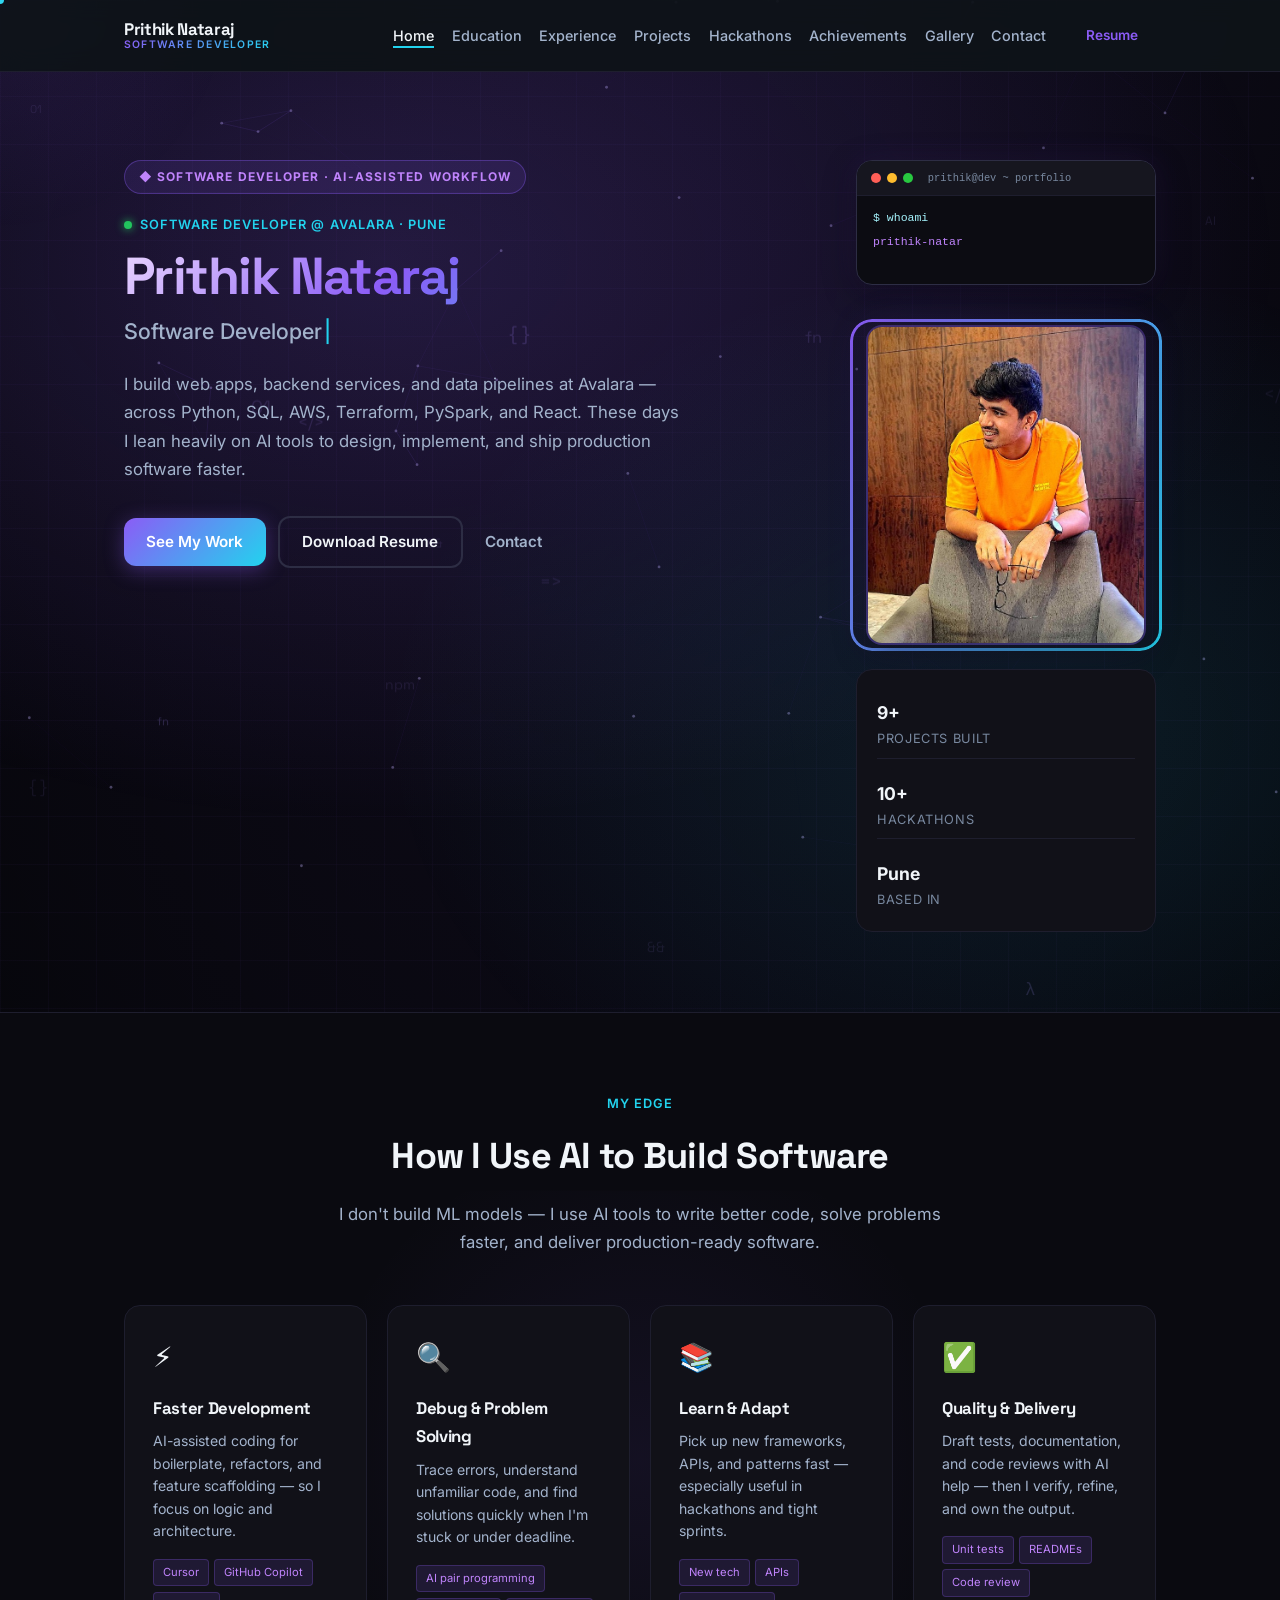
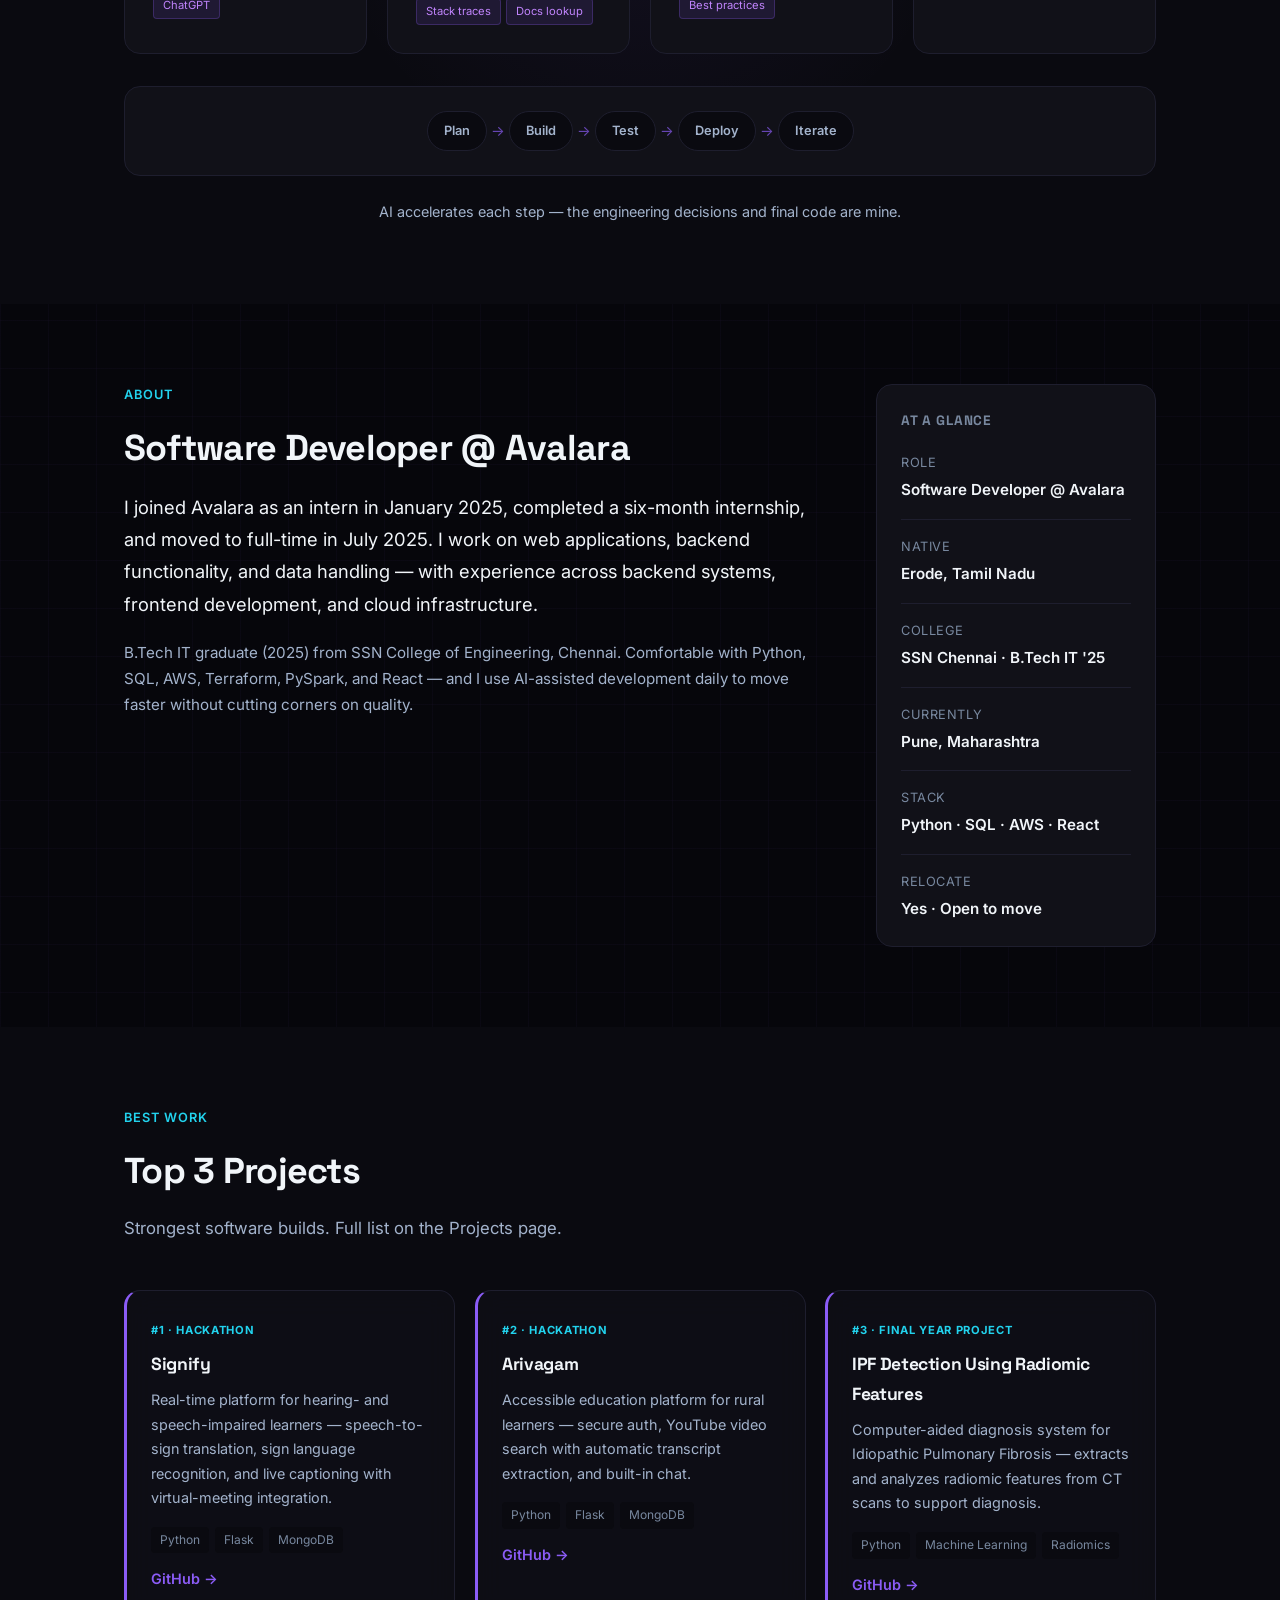
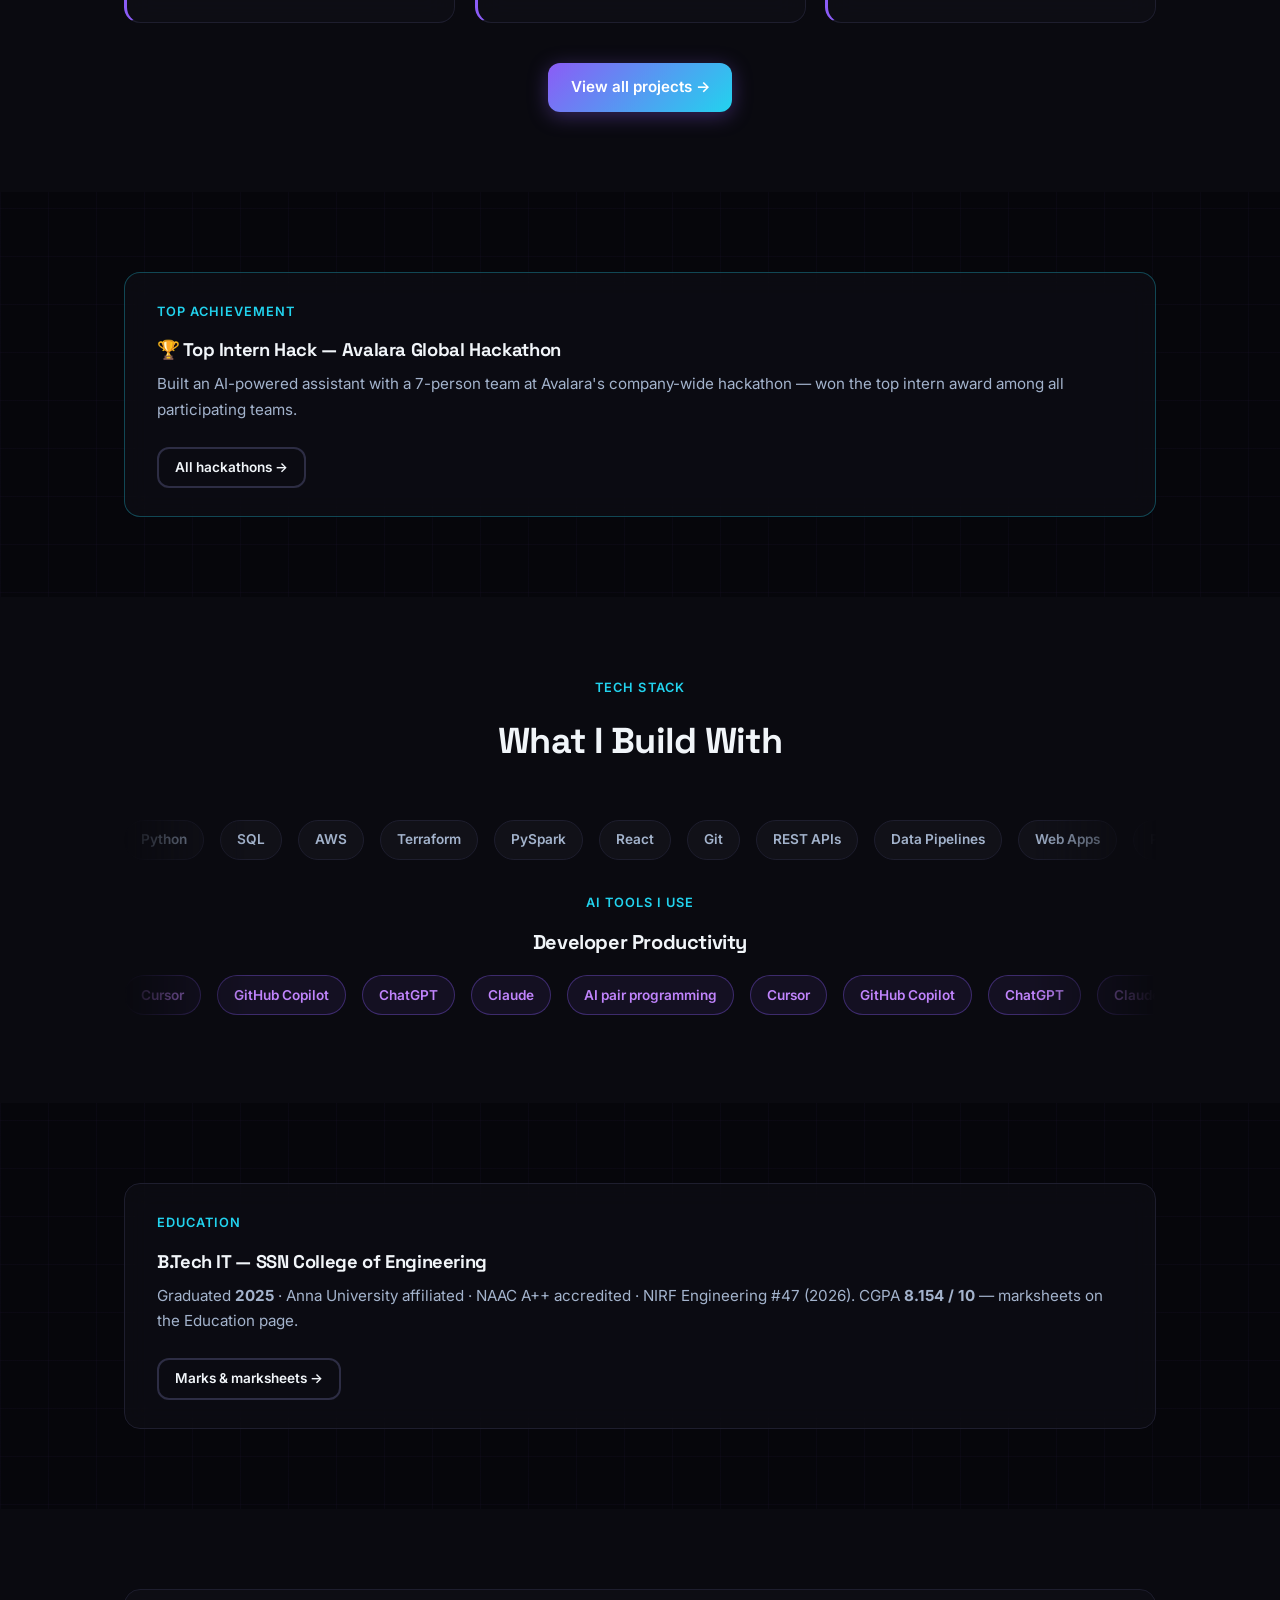
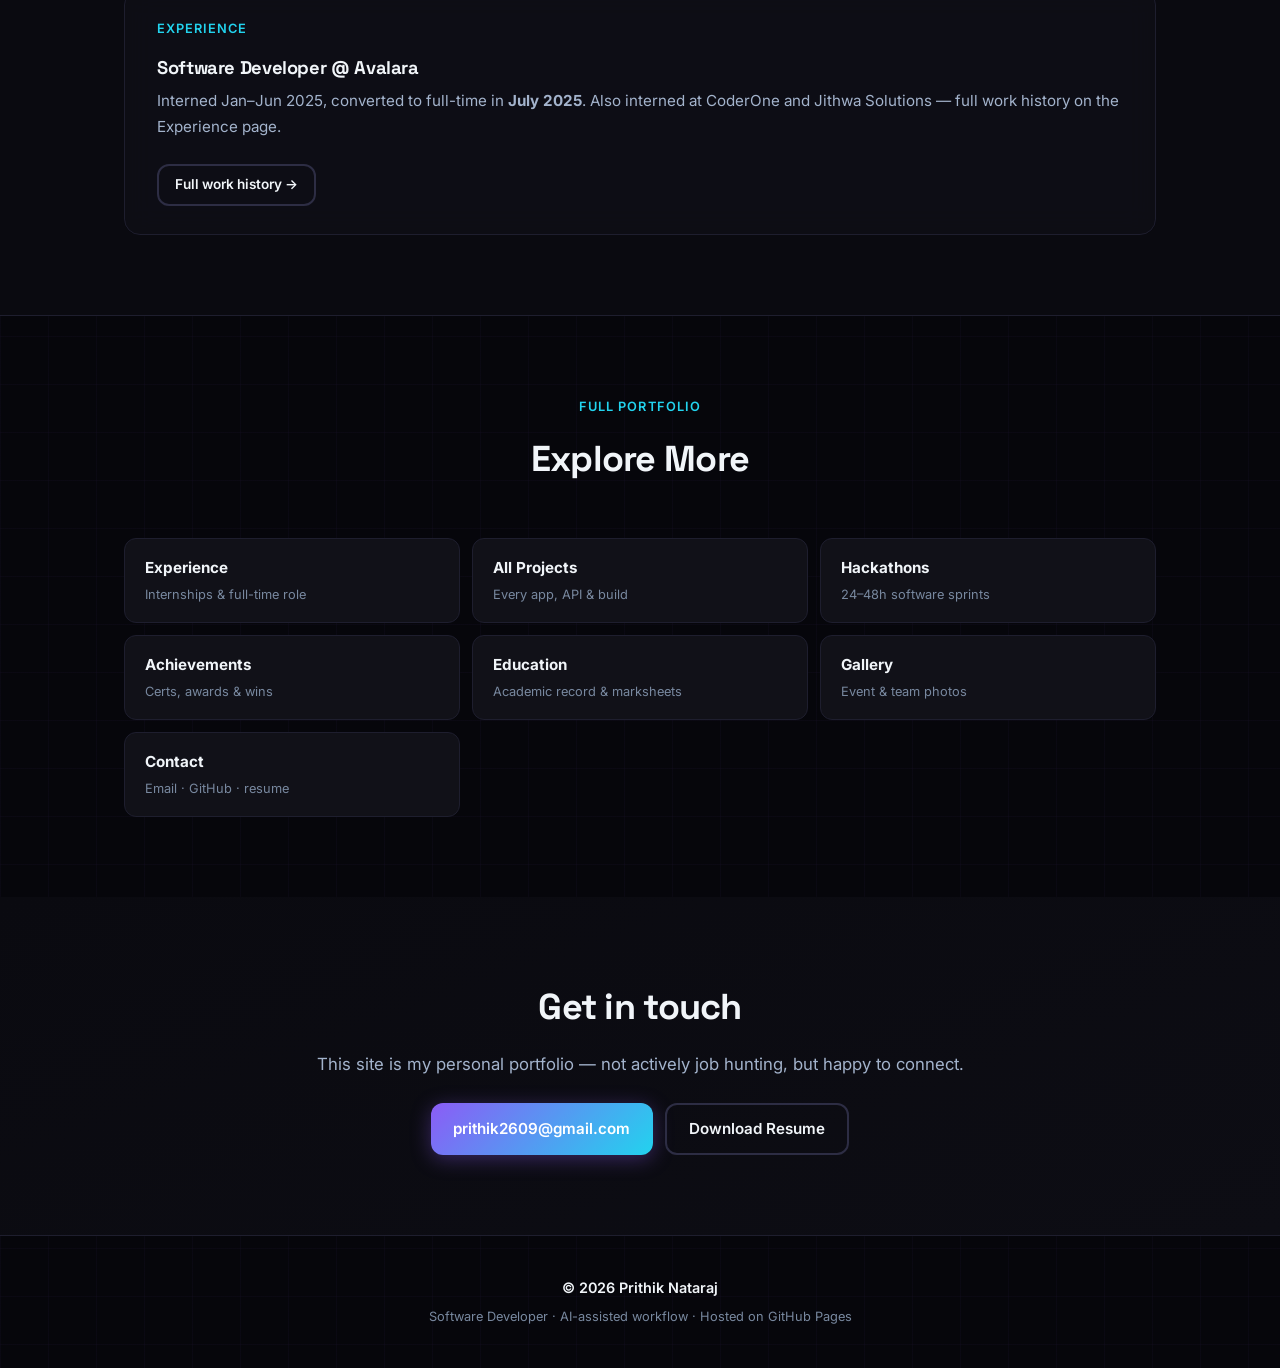
<file: index.html>
<!DOCTYPE html>
<html lang="en">
<head>
  <meta charset="UTF-8">
  <meta name="viewport" content="width=device-width, initial-scale=1.0">
  <meta name="description" content="Prithik Nataraj — Software Developer. Builds reliable software using modern tools and AI-assisted development.">
  <meta property="og:title" content="Prithik Nataraj | Software Developer">
  <meta property="og:description" content="Portfolio of software projects, hackathons, and a developer who ships faster with AI tools.">
  <meta property="og:image" content="assets/images/profile.png">
  <title>Prithik Nataraj | Software Developer</title>
  <link rel="stylesheet" href="css/style.css">
</head>
<body data-page="home">

  <div id="site-header"></div>

  <main id="main">

    <section class="hero">
      <canvas class="particle-canvas" id="particle-canvas" aria-hidden="true"></canvas>
      <div class="hero__bg" aria-hidden="true"></div>
      <div class="container hero__inner">
        <div class="hero__content reveal">
          <span class="hero__badge hero__badge--pulse">◆ Software Developer · AI-Assisted Workflow</span>
          <p class="eyebrow hero__status">
            <span class="hero__status-dot"></span>
            Software Developer @ Avalara · Pune
          </p>
          <h1 class="hero__name hero__name--gradient hero__name--split">Prithik Nataraj</h1>
          <p class="hero__title">
            <span id="typed-text" aria-live="polite">Software Developer</span><span class="hero__cursor" aria-hidden="true">|</span>
          </p>
          <p class="hero__summary">
            I build web apps, backend services, and data pipelines at Avalara — across Python, SQL,
            AWS, Terraform, PySpark, and React. These days I lean heavily on AI tools to design,
            implement, and ship production software faster.
          </p>
          <div class="hero__actions">
            <a href="#featured" class="btn btn--primary btn-magnetic">See My Work</a>
            <a href="assets/resume/Prithik_Nataraj_Resume.pdf" class="btn btn--secondary btn-magnetic" download>Download Resume</a>
            <a href="contact.html" class="btn btn--ghost">Contact</a>
          </div>
        </div>
        <div class="hero__aside reveal reveal--delay">
          <div class="dev-terminal tilt-card" id="dev-terminal">
            <div class="dev-terminal__bar">
              <span class="dev-terminal__dot dev-terminal__dot--red"></span>
              <span class="dev-terminal__dot dev-terminal__dot--yellow"></span>
              <span class="dev-terminal__dot dev-terminal__dot--green"></span>
              <span class="dev-terminal__title">prithik@dev ~ portfolio</span>
            </div>
            <div class="dev-terminal__body" id="terminal-output" aria-live="polite"></div>
          </div>
          <div class="hero__photo" id="hero-photo">
            <img src="assets/images/profile.png" alt="Prithik Nataraj" width="320" height="320" loading="eager">
          </div>
          <ul class="hero__stats tilt-card" aria-label="Quick highlights">
            <li>
              <span class="hero__stat-value" data-count="9" data-suffix="+">0+</span>
              <span class="hero__stat-label">Projects Built</span>
            </li>
            <li>
              <span class="hero__stat-value" data-count="10" data-suffix="+">0+</span>
              <span class="hero__stat-label">Hackathons</span>
            </li>
            <li>
              <span class="hero__stat-value hero__stat-value--text">Pune</span>
              <span class="hero__stat-label">Based in</span>
            </li>
          </ul>
        </div>
      </div>
    </section>

    <!-- How you work — AI as tooling, not identity -->
    <section class="section section--alt section--glow" id="ai-workflow">
      <div class="container">
        <header class="section__header section__header--center reveal">
          <p class="eyebrow">My Edge</p>
          <h2 class="section__title">How I Use AI to Build Software</h2>
          <p class="section__subtitle">
            I don't build ML models — I use AI tools to write better code, solve problems faster,
            and deliver production-ready software.
          </p>
        </header>
        <div class="ai-capabilities reveal-stagger">
          <article class="ai-capability tilt-card reveal">
            <div class="ai-capability__icon" aria-hidden="true">⚡</div>
            <h3 class="ai-capability__title">Faster Development</h3>
            <p class="ai-capability__text">
              AI-assisted coding for boilerplate, refactors, and feature scaffolding — so I focus on logic and architecture.
            </p>
            <div class="ai-capability__tools">
              <span>Cursor</span><span>GitHub Copilot</span><span>ChatGPT</span>
            </div>
          </article>
          <article class="ai-capability tilt-card reveal reveal--delay">
            <div class="ai-capability__icon" aria-hidden="true">🔍</div>
            <h3 class="ai-capability__title">Debug &amp; Problem Solving</h3>
            <p class="ai-capability__text">
              Trace errors, understand unfamiliar code, and find solutions quickly when I'm stuck or under deadline.
            </p>
            <div class="ai-capability__tools">
              <span>AI pair programming</span><span>Stack traces</span><span>Docs lookup</span>
            </div>
          </article>
          <article class="ai-capability tilt-card reveal reveal--delay-2">
            <div class="ai-capability__icon" aria-hidden="true">📚</div>
            <h3 class="ai-capability__title">Learn &amp; Adapt</h3>
            <p class="ai-capability__text">
              Pick up new frameworks, APIs, and patterns fast — especially useful in hackathons and tight sprints.
            </p>
            <div class="ai-capability__tools">
              <span>New tech</span><span>APIs</span><span>Best practices</span>
            </div>
          </article>
          <article class="ai-capability tilt-card reveal">
            <div class="ai-capability__icon" aria-hidden="true">✅</div>
            <h3 class="ai-capability__title">Quality &amp; Delivery</h3>
            <p class="ai-capability__text">
              Draft tests, documentation, and code reviews with AI help — then I verify, refine, and own the output.
            </p>
            <div class="ai-capability__tools">
              <span>Unit tests</span><span>READMEs</span><span>Code review</span>
            </div>
          </article>
        </div>
        <div class="ai-pipeline reveal" aria-label="Software development workflow">
          <span class="ai-pipeline__step">Plan</span>
          <span class="ai-pipeline__arrow" aria-hidden="true">→</span>
          <span class="ai-pipeline__step">Build</span>
          <span class="ai-pipeline__arrow" aria-hidden="true">→</span>
          <span class="ai-pipeline__step">Test</span>
          <span class="ai-pipeline__arrow" aria-hidden="true">→</span>
          <span class="ai-pipeline__step">Deploy</span>
          <span class="ai-pipeline__arrow" aria-hidden="true">→</span>
          <span class="ai-pipeline__step">Iterate</span>
        </div>
        <p class="section__cta reveal" style="margin-top:1.5rem;font-size:0.9rem;color:var(--color-text-muted);text-align:center;">
          AI accelerates each step — the engineering decisions and final code are mine.
        </p>
      </div>
    </section>

    <section class="section">
      <div class="container">
        <div class="about about--home">
          <div class="about__main reveal">
            <p class="eyebrow">About</p>
            <h2 class="section__title">Software Developer @ Avalara</h2>
            <p class="lead">
              I joined Avalara as an intern in January 2025, completed a six-month internship,
              and moved to full-time in July 2025. I work on web applications, backend functionality,
              and data handling — with experience across backend systems, frontend development,
              and cloud infrastructure.
            </p>
            <p class="about__oneline">
              B.Tech IT graduate (2025) from SSN College of Engineering, Chennai. Comfortable
              with Python, SQL, AWS, Terraform, PySpark, and React — and I use AI-assisted
              development daily to move faster without cutting corners on quality.
            </p>
          </div>
          <aside class="about__highlights reveal reveal--delay">
            <h3 class="about__highlights-title">At a Glance</h3>
            <dl class="about__facts">
              <div><dt>Role</dt><dd>Software Developer @ Avalara</dd></div>
              <div><dt>Native</dt><dd>Erode, Tamil Nadu</dd></div>
              <div><dt>College</dt><dd>SSN Chennai · B.Tech IT '25</dd></div>
              <div><dt>Currently</dt><dd>Pune, Maharashtra</dd></div>
              <div><dt>Stack</dt><dd>Python · SQL · AWS · React</dd></div>
              <div><dt>Relocate</dt><dd>Yes · Open to move</dd></div>
            </dl>
          </aside>
        </div>
      </div>
    </section>

    <section class="section section--alt" id="featured">
      <div class="container">
        <header class="section__header reveal">
          <p class="eyebrow">Best Work</p>
          <h2 class="section__title">Top 3 Projects</h2>
          <p class="section__subtitle">Strongest software builds. Full list on the Projects page.</p>
        </header>
        <div class="preview-grid preview-grid--featured reveal-stagger">
          <article class="preview-card preview-card--featured tilt-card reveal">
            <span class="preview-card__tag">#1 · Hackathon</span>
            <h3 class="preview-card__title">Signify</h3>
            <p class="preview-card__text">
              Real-time platform for hearing- and speech-impaired learners — speech-to-sign translation, sign language recognition, and live captioning with virtual-meeting integration.
            </p>
            <ul class="preview-card__tags"><li>Python</li><li>Flask</li><li>MongoDB</li></ul>
            <a href="https://github.com/prithiknataraj/Signify" target="_blank" rel="noopener noreferrer">GitHub →</a>
          </article>
          <article class="preview-card preview-card--featured tilt-card reveal reveal--delay">
            <span class="preview-card__tag">#2 · Hackathon</span>
            <h3 class="preview-card__title">Arivagam</h3>
            <p class="preview-card__text">Accessible education platform for rural learners — secure auth, YouTube video search with automatic transcript extraction, and built-in chat.</p>
            <ul class="preview-card__tags"><li>Python</li><li>Flask</li><li>MongoDB</li></ul>
            <a href="https://github.com/prithiknataraj/Arivagam." target="_blank" rel="noopener noreferrer">GitHub →</a>
          </article>
          <article class="preview-card preview-card--featured tilt-card reveal reveal--delay-2">
            <span class="preview-card__tag">#3 · Final Year Project</span>
            <h3 class="preview-card__title">IPF Detection Using Radiomic Features</h3>
            <p class="preview-card__text">Computer-aided diagnosis system for Idiopathic Pulmonary Fibrosis — extracts and analyzes radiomic features from CT scans to support diagnosis.</p>
            <ul class="preview-card__tags"><li>Python</li><li>Machine Learning</li><li>Radiomics</li></ul>
            <a href="https://github.com/prithiknataraj/IPF-detection-using-radiomic-features" target="_blank" rel="noopener noreferrer">GitHub →</a>
          </article>
        </div>
        <p class="section__cta reveal">
          <a href="projects.html" class="btn btn--primary">View all projects →</a>
        </p>
      </div>
    </section>

    <section class="section">
      <div class="container">
        <div class="snapshot-card snapshot-card--accent reveal">
          <div class="snapshot-card__content">
            <p class="eyebrow">Top Achievement</p>
            <h2 class="snapshot-card__title">🏆 Top Intern Hack — Avalara Global Hackathon</h2>
            <p class="snapshot-card__text">
              Built an AI-powered assistant with a 7-person team at Avalara's company-wide hackathon — won the top intern award among all participating teams.
            </p>
          </div>
          <a href="hackathons.html" class="btn btn--secondary btn--small">All hackathons →</a>
        </div>
      </div>
    </section>

    <section class="section section--alt">
      <div class="container">
        <header class="section__header section__header--center reveal">
          <p class="eyebrow">Tech Stack</p>
          <h2 class="section__title">What I Build With</h2>
        </header>
        <div class="marquee reveal" aria-hidden="true">
          <div class="marquee__track">
            <span>Python</span><span>SQL</span><span>AWS</span><span>Terraform</span><span>PySpark</span><span>React</span><span>Git</span><span>REST APIs</span><span>Data Pipelines</span><span>Web Apps</span>
            <span>Python</span><span>SQL</span><span>AWS</span><span>Terraform</span><span>PySpark</span><span>React</span><span>Git</span><span>REST APIs</span><span>Data Pipelines</span><span>Web Apps</span>
          </div>
        </div>
        <header class="section__header section__header--center reveal" style="margin-top:2rem;margin-bottom:1rem;">
          <p class="eyebrow">AI Tools I Use</p>
          <h2 class="section__title" style="font-size:1.25rem;">Developer Productivity</h2>
        </header>
        <div class="marquee marquee--reverse reveal" aria-hidden="true">
          <div class="marquee__track">
            <span class="marquee__tag--ai">Cursor</span><span class="marquee__tag--ai">GitHub Copilot</span><span class="marquee__tag--ai">ChatGPT</span><span class="marquee__tag--ai">Claude</span><span class="marquee__tag--ai">AI pair programming</span>
            <span class="marquee__tag--ai">Cursor</span><span class="marquee__tag--ai">GitHub Copilot</span><span class="marquee__tag--ai">ChatGPT</span><span class="marquee__tag--ai">Claude</span><span class="marquee__tag--ai">AI pair programming</span>
          </div>
        </div>
      </div>
    </section>

    <section class="section">
      <div class="container">
        <div class="snapshot-card reveal">
          <div class="snapshot-card__content">
            <p class="eyebrow">Education</p>
            <h2 class="snapshot-card__title">B.Tech IT — SSN College of Engineering</h2>
            <p class="snapshot-card__text">
              Graduated <strong>2025</strong> · Anna University affiliated · NAAC A++ accredited ·
              NIRF Engineering #47 (2026). CGPA <strong>8.154 / 10</strong> — marksheets on the Education page.
            </p>
          </div>
          <a href="education.html" class="btn btn--secondary btn--small">Marks &amp; marksheets →</a>
        </div>
      </div>
    </section>

    <section class="section section--alt">
      <div class="container">
        <div class="snapshot-card reveal">
          <div class="snapshot-card__content">
            <p class="eyebrow">Experience</p>
            <h2 class="snapshot-card__title">Software Developer @ Avalara</h2>
            <p class="snapshot-card__text">
              Interned Jan–Jun 2025, converted to full-time in <strong>July 2025</strong>. Also interned at
              CoderOne and Jithwa Solutions — full work history on the Experience page.
            </p>
          </div>
          <a href="experience.html" class="btn btn--secondary btn--small">Full work history →</a>
        </div>
      </div>
    </section>

    <section class="section explore-more">
      <div class="container">
        <header class="section__header section__header--center reveal">
          <p class="eyebrow">Full Portfolio</p>
          <h2 class="section__title">Explore More</h2>
        </header>
        <nav class="explore-grid reveal-stagger reveal" aria-label="Portfolio pages">
          <a href="experience.html" class="explore-link tilt-card">
            <span class="explore-link__label">Experience</span>
            <span class="explore-link__desc">Internships &amp; full-time role</span>
          </a>
          <a href="projects.html" class="explore-link tilt-card">
            <span class="explore-link__label">All Projects</span>
            <span class="explore-link__desc">Every app, API &amp; build</span>
          </a>
          <a href="hackathons.html" class="explore-link tilt-card">
            <span class="explore-link__label">Hackathons</span>
            <span class="explore-link__desc">24–48h software sprints</span>
          </a>
          <a href="achievements.html" class="explore-link tilt-card">
            <span class="explore-link__label">Achievements</span>
            <span class="explore-link__desc">Certs, awards &amp; wins</span>
          </a>
          <a href="education.html" class="explore-link tilt-card">
            <span class="explore-link__label">Education</span>
            <span class="explore-link__desc">Academic record &amp; marksheets</span>
          </a>
          <a href="gallery.html" class="explore-link tilt-card">
            <span class="explore-link__label">Gallery</span>
            <span class="explore-link__desc">Event &amp; team photos</span>
          </a>
          <a href="contact.html" class="explore-link tilt-card">
            <span class="explore-link__label">Contact</span>
            <span class="explore-link__desc">Email · GitHub · resume</span>
          </a>
        </nav>
      </div>
    </section>

    <section class="section section--cta home-contact">
      <div class="container home-contact__inner reveal">
        <h2 class="section__title">Get in touch</h2>
        <p class="section__subtitle">This site is my personal portfolio — not actively job hunting, but happy to connect.</p>
        <div class="home-contact__actions">
          <a href="mailto:prithik2609@gmail.com" class="btn btn--primary">prithik2609@gmail.com</a>
          <a href="assets/resume/Prithik_Nataraj_Resume.pdf" class="btn btn--secondary" download>Download Resume</a>
        </div>
      </div>
    </section>

  </main>

  <div id="site-footer"></div>

  <script src="js/layout.js"></script>
  <script src="js/network-bg.js"></script>
  <script src="js/effects.js"></script>
  <script src="js/main.js"></script>
  <script src="js/particles.js"></script>
  <script src="js/terminal.js"></script>
  <script src="js/home.js"></script>
</body>
</html>
</file>
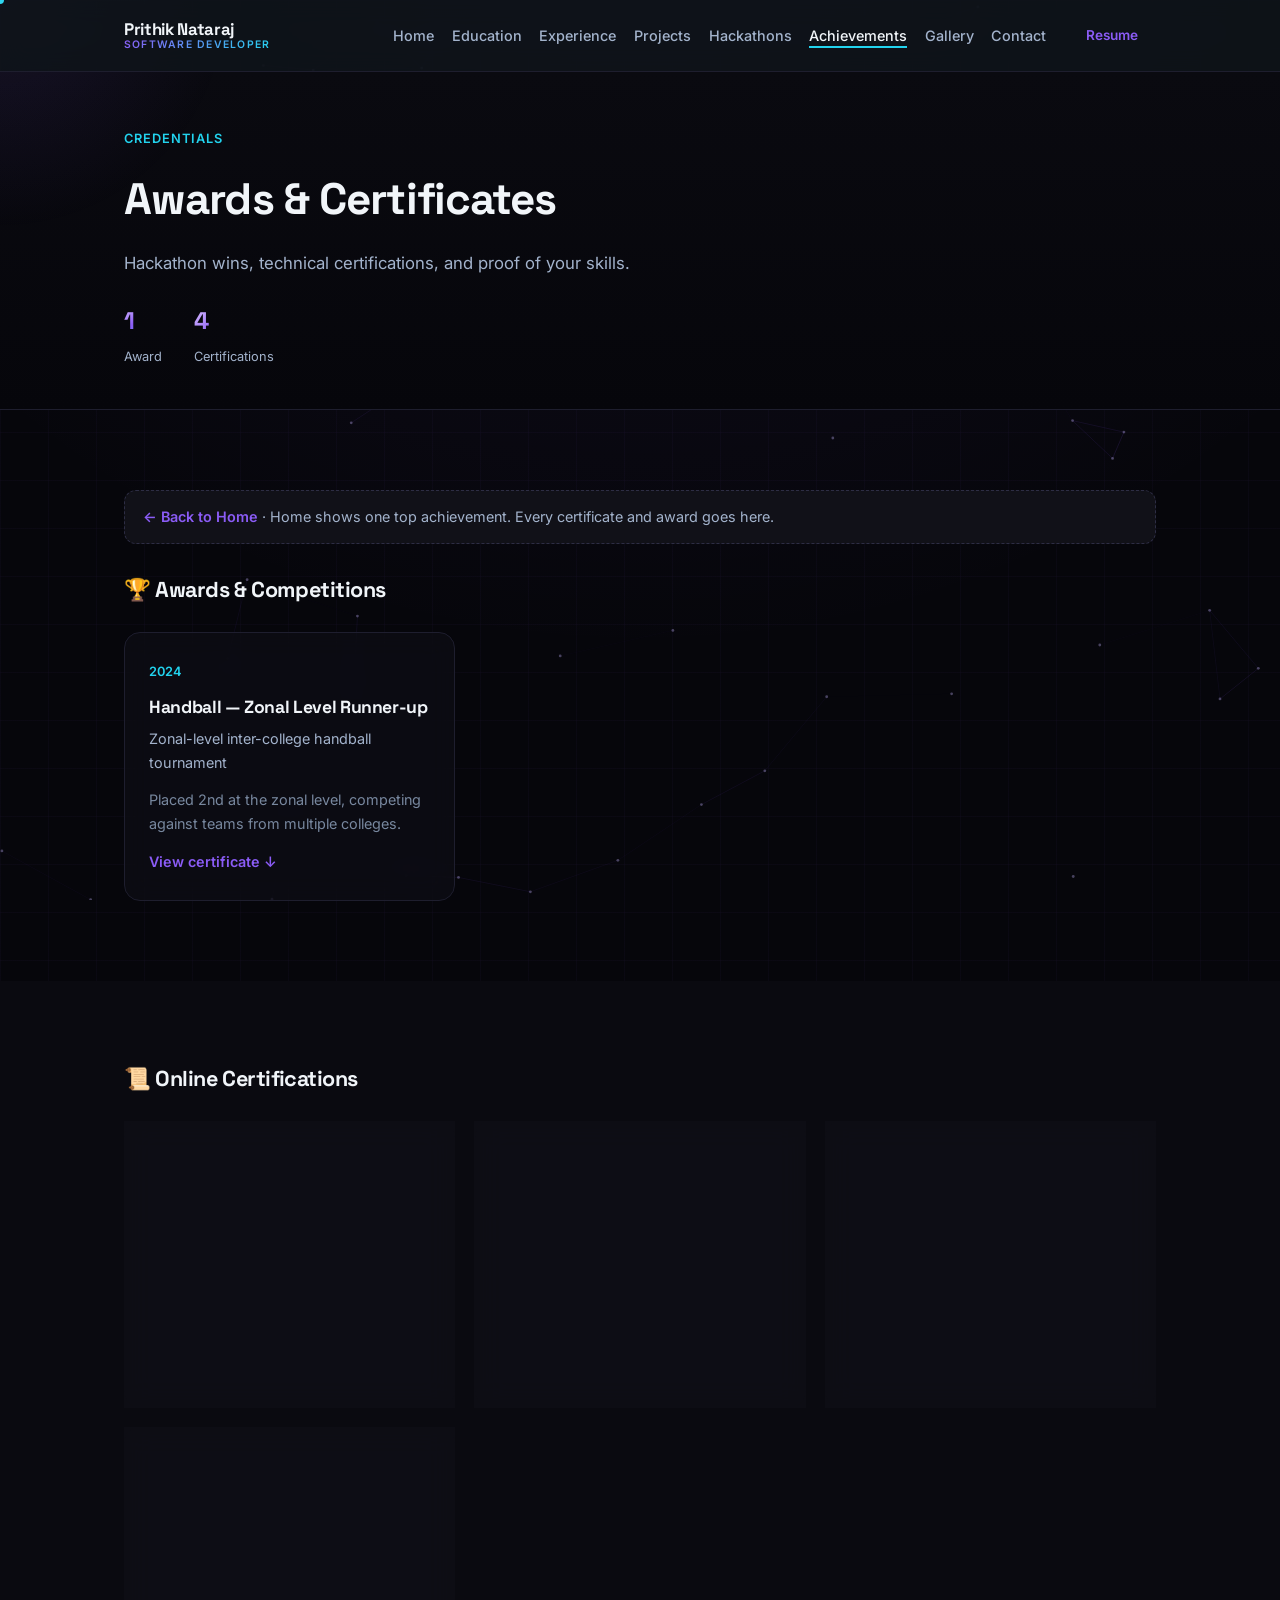
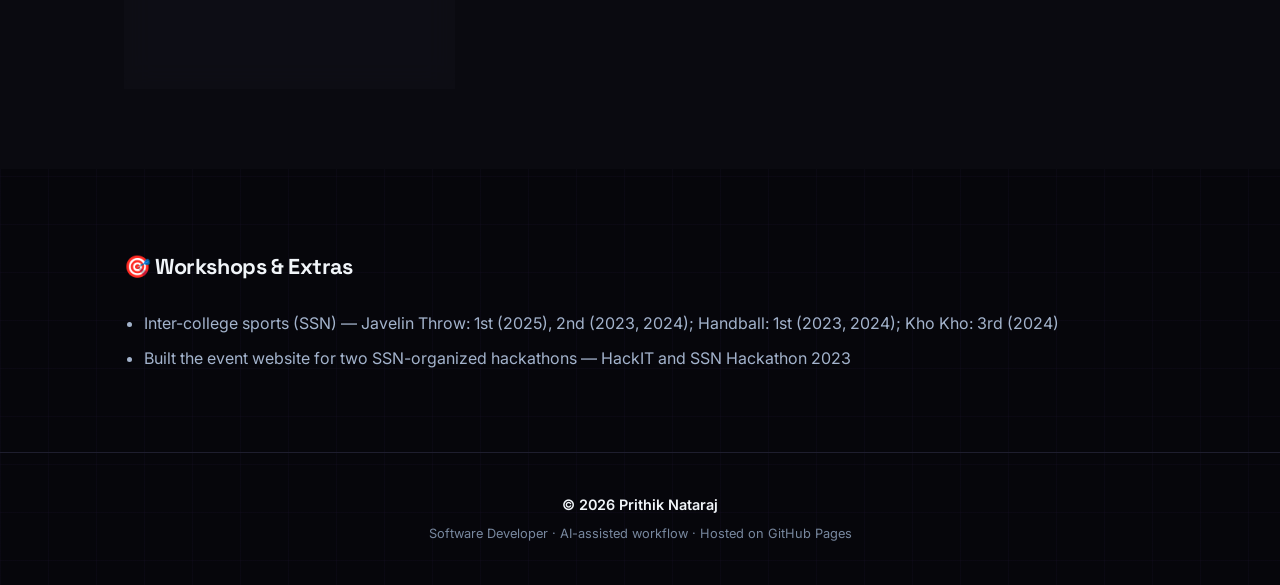
<file: achievements.html>
<!DOCTYPE html>
<html lang="en">
<head>
  <meta charset="UTF-8">
  <meta name="viewport" content="width=device-width, initial-scale=1.0">
  <meta name="description" content="Awards, certifications, and achievements — Prithik Nataraj">
  <title>Achievements | Prithik Nataraj</title>
  <link rel="preconnect" href="https://fonts.googleapis.com">
  <link rel="preconnect" href="https://fonts.gstatic.com" crossorigin>
  <link href="https://fonts.googleapis.com/css2?family=Inter:wght@400;500;600;700&display=swap" rel="stylesheet">
  <link rel="stylesheet" href="css/style.css">
</head>
<body data-page="achievements">

  <div id="site-header"></div>

  <main id="main">
    <section class="page-hero">
      <div class="container reveal">
        <p class="eyebrow">Credentials</p>
        <h1 class="page-hero__title">Awards &amp; Certificates</h1>
        <p class="page-hero__subtitle">Hackathon wins, technical certifications, and proof of your skills.</p>
        <ul class="page-hero__stats" aria-label="Achievement highlights">
          <li><span class="page-hero__stat-value" data-count="1" data-suffix="">0</span><span class="page-hero__stat-label">Award</span></li>
          <li><span class="page-hero__stat-value" data-count="4" data-suffix="">0</span><span class="page-hero__stat-label">Certifications</span></li>
        </ul>
      </div>
    </section>

    <section class="section">
      <div class="container">
        <p class="page-notice reveal">
          <a href="index.html">← Back to Home</a> · Home shows one top achievement. Every certificate and award goes here.
        </p>
        <h2 class="subsection-title reveal">🏆 Awards &amp; Competitions</h2>
        <div class="award-grid">
          <article class="award-card reveal">
            <time datetime="2024">2024</time>
            <h3 class="award-card__title">Handball — Zonal Level Runner-up</h3>
            <p class="award-card__org">Zonal-level inter-college handball tournament</p>
            <p class="award-card__desc">Placed 2nd at the zonal level, competing against teams from multiple colleges.</p>
            <a href="assets/certificates/handball_zonal.pdf" class="award-card__link" download>View certificate ↓</a>
          </article>
        </div>
      </div>
    </section>

    <section class="section section--alt">
      <div class="container">
        <h2 class="subsection-title reveal">📜 Online Certifications</h2>
        <div class="cert-grid">
          <article class="cert-card reveal">
            <div class="cert-card__icon" aria-hidden="true">☁️</div>
            <h3 class="cert-card__title">Ultimate AWS Certified Developer Associate 2025 (DVA-C02)</h3>
            <p class="cert-card__issuer">Udemy — Stephane Maarek</p>
            <p class="cert-card__date">Issued: April 2025 · 32.5 hours</p>
            <div class="cert-card__actions">
              <a href="assets/certificates/aws_certified_developer_associate.pdf" download>Download PDF</a>
              <a href="https://ude.my/UC-d6100fdd-b0cb-40cf-b815-050dbe54870b" target="_blank" rel="noopener noreferrer">Verify link</a>
            </div>
          </article>
          <article class="cert-card reveal reveal--delay">
            <div class="cert-card__icon" aria-hidden="true">🦊</div>
            <h3 class="cert-card__title">GitLab CI/CD: Pipelines, CI/CD and DevOps for Beginners</h3>
            <p class="cert-card__issuer">Udemy — Valentin Despa</p>
            <p class="cert-card__date">Issued: February 2025 · 8 hours</p>
            <div class="cert-card__actions">
              <a href="assets/certificates/gitlab_cicd_certificate.pdf" download>Download PDF</a>
              <a href="https://ude.my/UC-cd0e56c6-b63d-48a3-9702-ce0f70e48ab3" target="_blank" rel="noopener noreferrer">Verify link</a>
            </div>
          </article>
          <article class="cert-card reveal reveal--delay-2">
            <div class="cert-card__icon" aria-hidden="true">🏗️</div>
            <h3 class="cert-card__title">Terraform for the Absolute Beginners with Labs</h3>
            <p class="cert-card__issuer">Udemy — Mumshad Mannambeth, KodeKloud Training, Vijin Palazhi</p>
            <p class="cert-card__date">Issued: February 2025 · 4.5 hours</p>
            <div class="cert-card__actions">
              <a href="assets/certificates/terraform_certificate.pdf" download>Download PDF</a>
              <a href="https://ude.my/UC-a1cf071f-8d4d-4946-a74f-c67c81be3735" target="_blank" rel="noopener noreferrer">Verify link</a>
            </div>
          </article>
          <article class="cert-card reveal">
            <div class="cert-card__icon" aria-hidden="true">🗣️</div>
            <h3 class="cert-card__title">Communication Skills for the Global Workplace</h3>
            <p class="cert-card__issuer">Udemy — Jamie Dixon</p>
            <p class="cert-card__date">Issued: June 2025 · 6 hours</p>
            <div class="cert-card__actions">
              <a href="assets/certificates/communication_skills_certificate.jpg" download>Download Certificate</a>
              <a href="https://ude.my/UC-752dc7f0-9ad6-4aa0-854d-bb38bacfd334" target="_blank" rel="noopener noreferrer">Verify link</a>
            </div>
          </article>
        </div>
      </div>
    </section>

    <section class="section">
      <div class="container">
        <h2 class="subsection-title reveal">🎯 Workshops &amp; Extras</h2>
        <ul class="extras-list reveal">
          <li>Inter-college sports (SSN) — Javelin Throw: 1st (2025), 2nd (2023, 2024); Handball: 1st (2023, 2024); Kho Kho: 3rd (2024)</li>
          <li>Built the event website for two SSN-organized hackathons — HackIT and SSN Hackathon 2023</li>
        </ul>
      </div>
    </section>
  </main>

  <div id="site-footer"></div>

  <script src="js/layout.js"></script>
  <script src="js/network-bg.js"></script>
  <script src="js/effects.js"></script>
  <script src="js/main.js"></script>
</body>
</html>
</file>
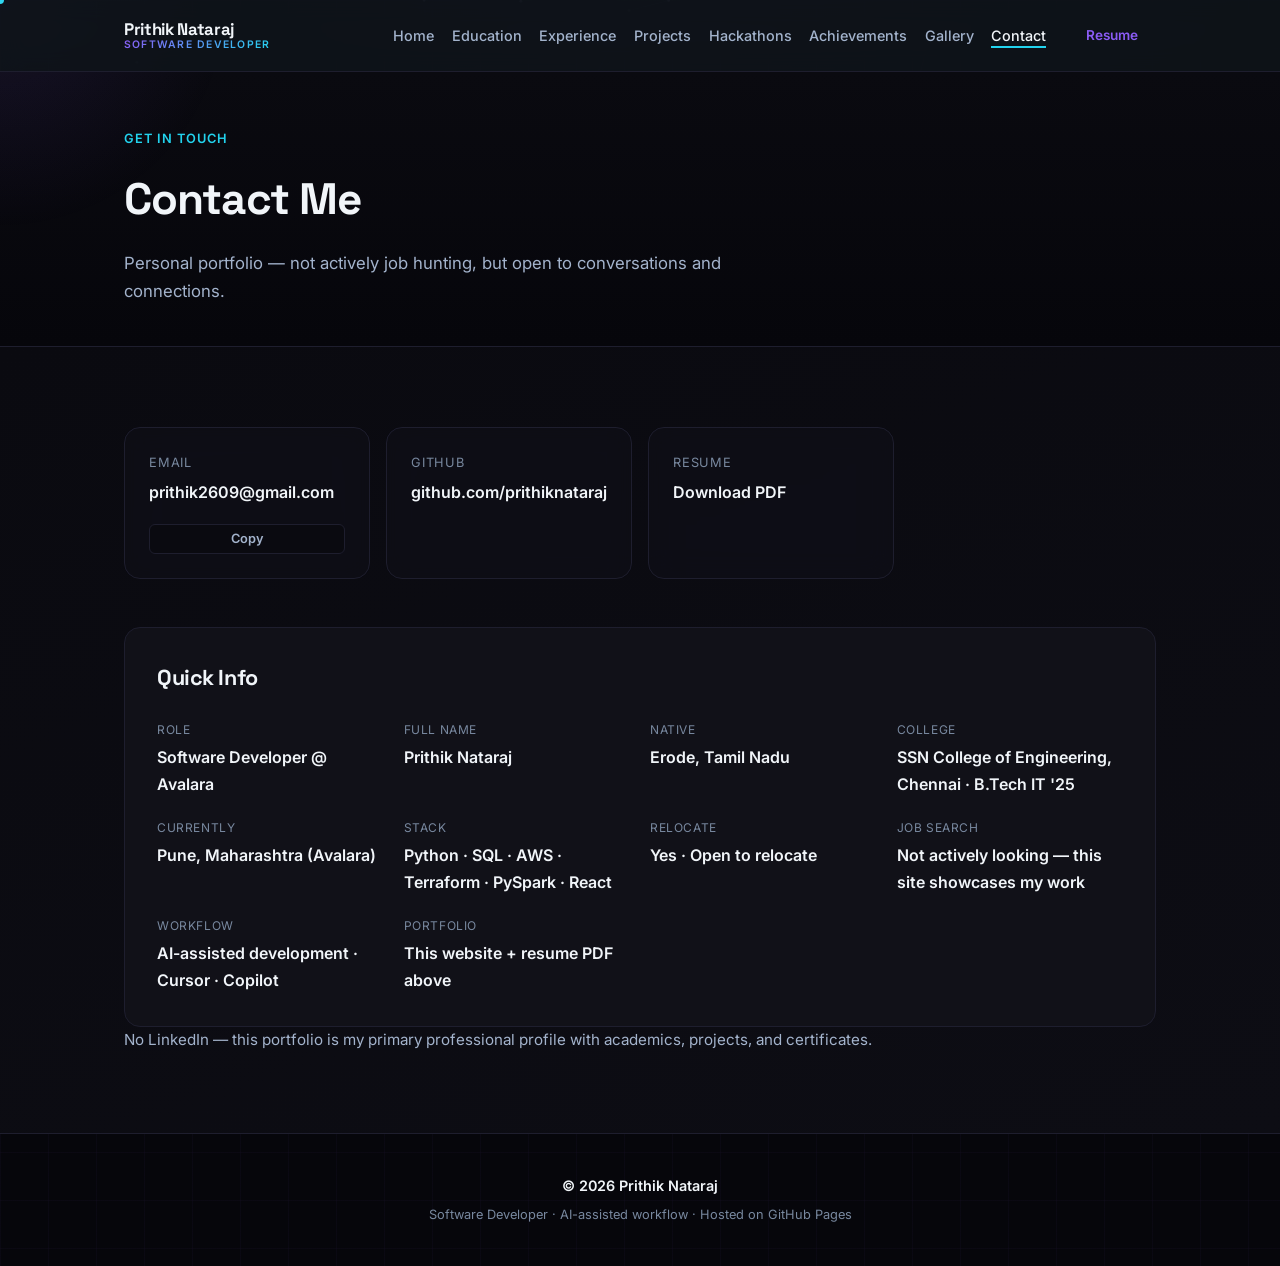
<file: contact.html>
<!DOCTYPE html>
<html lang="en">
<head>
  <meta charset="UTF-8">
  <meta name="viewport" content="width=device-width, initial-scale=1.0">
  <meta name="description" content="Contact Prithik Nataraj">
  <title>Contact | Prithik Nataraj</title>
  <link rel="stylesheet" href="css/style.css">
</head>
<body data-page="contact">

  <div id="site-header"></div>

  <main id="main">
    <section class="page-hero">
      <div class="container reveal">
        <p class="eyebrow">Get in Touch</p>
        <h1 class="page-hero__title">Contact Me</h1>
        <p class="page-hero__subtitle">Personal portfolio — not actively job hunting, but open to conversations and connections.</p>
      </div>
    </section>

    <section class="section section--cta">
      <div class="container contact">
        <div class="contact__grid">
          <div class="contact__card contact__card--email reveal">
            <span class="contact__label">Email</span>
            <a href="mailto:prithik2609@gmail.com" class="contact__value" id="contact-email">prithik2609@gmail.com</a>
            <button class="contact__copy" type="button" id="copy-email" data-email="prithik2609@gmail.com" aria-label="Copy email address">Copy</button>
            <span class="contact__toast" id="copy-toast" role="status" aria-live="polite"></span>
          </div>
          <a href="https://github.com/prithiknataraj" class="contact__card reveal reveal--delay" target="_blank" rel="noopener noreferrer">
            <span class="contact__label">GitHub</span>
            <span class="contact__value">github.com/prithiknataraj</span>
          </a>
          <a href="assets/resume/Prithik_Nataraj_Resume.pdf" class="contact__card reveal reveal--delay-2" download>
            <span class="contact__label">Resume</span>
            <span class="contact__value">Download PDF</span>
          </a>
        </div>

        <div class="contact__info reveal">
          <h2 class="subsection-title">Quick Info</h2>
          <dl class="contact__facts">
            <div><dt>Role</dt><dd>Software Developer @ Avalara</dd></div>
            <div><dt>Full Name</dt><dd>Prithik Nataraj</dd></div>
            <div><dt>Native</dt><dd>Erode, Tamil Nadu</dd></div>
            <div><dt>College</dt><dd>SSN College of Engineering, Chennai · B.Tech IT '25</dd></div>
            <div><dt>Currently</dt><dd>Pune, Maharashtra (Avalara)</dd></div>
            <div><dt>Stack</dt><dd>Python · SQL · AWS · Terraform · PySpark · React</dd></div>
            <div><dt>Relocate</dt><dd>Yes · Open to relocate</dd></div>
            <div><dt>Job Search</dt><dd>Not actively looking — this site showcases my work</dd></div>
            <div><dt>Workflow</dt><dd>AI-assisted development · Cursor · Copilot</dd></div>
            <div><dt>Portfolio</dt><dd>This website + resume PDF above</dd></div>
          </dl>
        </div>

        <p class="contact__note reveal">
          No LinkedIn — this portfolio is my primary professional profile with academics, projects, and certificates.
        </p>
      </div>
    </section>
  </main>

  <div id="site-footer"></div>

  <script src="js/layout.js"></script>
  <script src="js/network-bg.js"></script>
  <script src="js/effects.js"></script>
  <script src="js/main.js"></script>
</body>
</html>
</file>
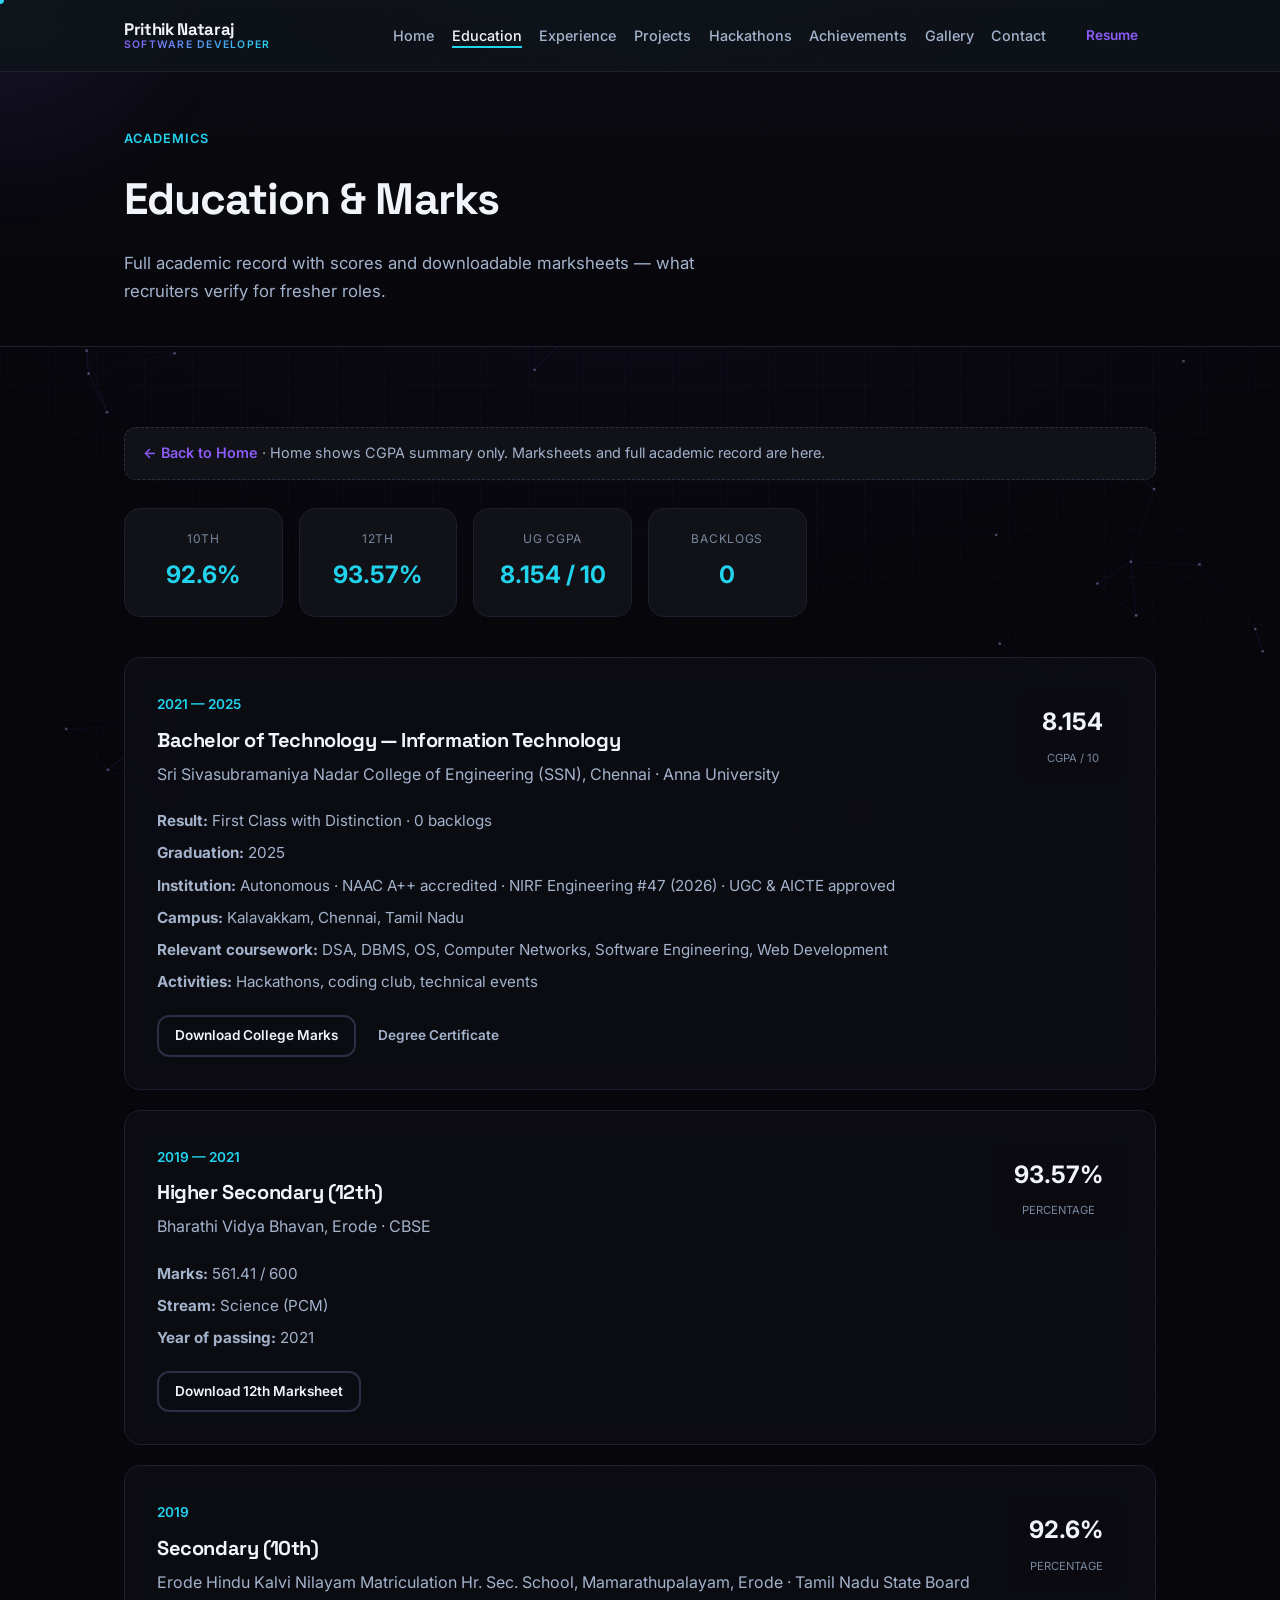
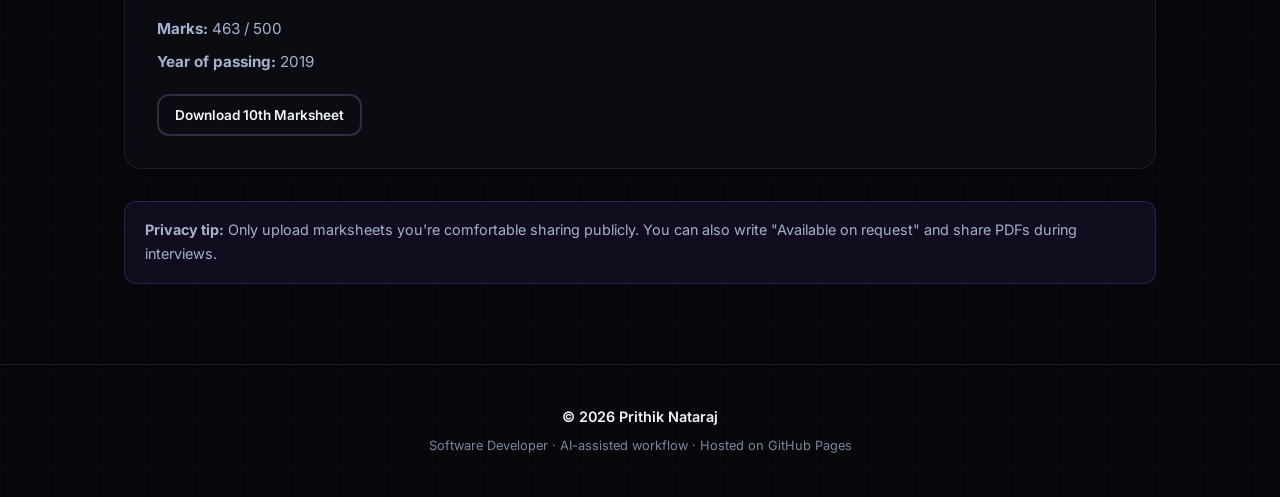
<file: education.html>
<!DOCTYPE html>
<html lang="en">
<head>
  <meta charset="UTF-8">
  <meta name="viewport" content="width=device-width, initial-scale=1.0">
  <meta name="description" content="Education, academic scores, and marksheets — Prithik Nataraj">
  <title>Education | Prithik Nataraj</title>
  <link rel="preconnect" href="https://fonts.googleapis.com">
  <link rel="preconnect" href="https://fonts.gstatic.com" crossorigin>
  <link href="https://fonts.googleapis.com/css2?family=Inter:wght@400;500;600;700&display=swap" rel="stylesheet">
  <link rel="stylesheet" href="css/style.css">
</head>
<body data-page="education">

  <div id="site-header"></div>

  <main id="main">
    <section class="page-hero">
      <div class="container reveal">
        <p class="eyebrow">Academics</p>
        <h1 class="page-hero__title">Education &amp; Marks</h1>
        <p class="page-hero__subtitle">
          Full academic record with scores and downloadable marksheets — what recruiters verify for fresher roles.
        </p>
      </div>
    </section>

    <section class="section">
      <div class="container">
        <p class="page-notice reveal">
          <a href="index.html">← Back to Home</a> · Home shows CGPA summary only. Marksheets and full academic record are here.
        </p>
        <div class="marks-summary reveal">
          <div class="marks-summary__item">
            <span class="marks-summary__label">10th</span>
            <span class="marks-summary__value">92.6%</span>
          </div>
          <div class="marks-summary__item">
            <span class="marks-summary__label">12th</span>
            <span class="marks-summary__value">93.57%</span>
          </div>
          <div class="marks-summary__item">
            <span class="marks-summary__label">UG CGPA</span>
            <span class="marks-summary__value">8.154 / 10</span>
          </div>
          <div class="marks-summary__item">
            <span class="marks-summary__label">Backlogs</span>
            <span class="marks-summary__value">0</span>
          </div>
        </div>

        <div class="edu-timeline">

          <article class="edu-card reveal">
            <div class="edu-card__header">
              <div>
                <time datetime="2021-2025">2021 — 2025</time>
                <h2 class="edu-card__title">Bachelor of Technology — Information Technology</h2>
                <p class="edu-card__school">
                  Sri Sivasubramaniya Nadar College of Engineering (SSN), Chennai · Anna University
                </p>
              </div>
              <div class="edu-card__score">
                <span class="edu-card__score-value">8.154</span>
                <span class="edu-card__score-label">CGPA / 10</span>
              </div>
            </div>
            <ul class="edu-card__details">
              <li><strong>Result:</strong> First Class with Distinction · 0 backlogs</li>
              <li><strong>Graduation:</strong> 2025</li>
              <li><strong>Institution:</strong> Autonomous · NAAC A++ accredited · NIRF Engineering #47 (2026) · UGC &amp; AICTE approved</li>
              <li><strong>Campus:</strong> Kalavakkam, Chennai, Tamil Nadu</li>
              <li><strong>Relevant coursework:</strong> DSA, DBMS, OS, Computer Networks, Software Engineering, Web Development</li>
              <li><strong>Activities:</strong> Hackathons, coding club, technical events</li>
            </ul>
            <div class="doc-actions">
              <a href="assets/marksheets/college_marksheet.pdf" class="btn btn--secondary btn--small" download>Download College Marks</a>
              <a href="assets/marksheets/degree_certificate.pdf" class="btn btn--ghost btn--small" download>Degree Certificate</a>
            </div>
          </article>

          <article class="edu-card reveal reveal--delay">
            <div class="edu-card__header">
              <div>
                <time datetime="2019-2021">2019 — 2021</time>
                <h2 class="edu-card__title">Higher Secondary (12th)</h2>
                <p class="edu-card__school">Bharathi Vidya Bhavan, Erode · CBSE</p>
              </div>
              <div class="edu-card__score">
                <span class="edu-card__score-value">93.57%</span>
                <span class="edu-card__score-label">Percentage</span>
              </div>
            </div>
            <ul class="edu-card__details">
              <li><strong>Marks:</strong> 561.41 / 600</li>
              <li><strong>Stream:</strong> Science (PCM)</li>
              <li><strong>Year of passing:</strong> 2021</li>
            </ul>
            <div class="doc-actions">
              <a href="assets/marksheets/12th_marksheet.pdf" class="btn btn--secondary btn--small" download>Download 12th Marksheet</a>
            </div>
          </article>

          <article class="edu-card reveal reveal--delay-2">
            <div class="edu-card__header">
              <div>
                <time datetime="2019">2019</time>
                <h2 class="edu-card__title">Secondary (10th)</h2>
                <p class="edu-card__school">Erode Hindu Kalvi Nilayam Matriculation Hr. Sec. School, Mamarathupalayam, Erode · Tamil Nadu State Board</p>
              </div>
              <div class="edu-card__score">
                <span class="edu-card__score-value">92.6%</span>
                <span class="edu-card__score-label">Percentage</span>
              </div>
            </div>
            <ul class="edu-card__details">
              <li><strong>Marks:</strong> 463 / 500</li>
              <li><strong>Year of passing:</strong> 2019</li>
            </ul>
            <div class="doc-actions">
              <a href="assets/marksheets/10th_marksheet.pdf" class="btn btn--secondary btn--small" download>Download 10th Marksheet</a>
            </div>
          </article>

        </div>

        <aside class="notice reveal">
          <p><strong>Privacy tip:</strong> Only upload marksheets you're comfortable sharing publicly. You can also write "Available on request" and share PDFs during interviews.</p>
        </aside>
      </div>
    </section>
  </main>

  <div id="site-footer"></div>

  <script src="js/layout.js"></script>
  <script src="js/network-bg.js"></script>
  <script src="js/effects.js"></script>
  <script src="js/main.js"></script>
</body>
</html>
</file>
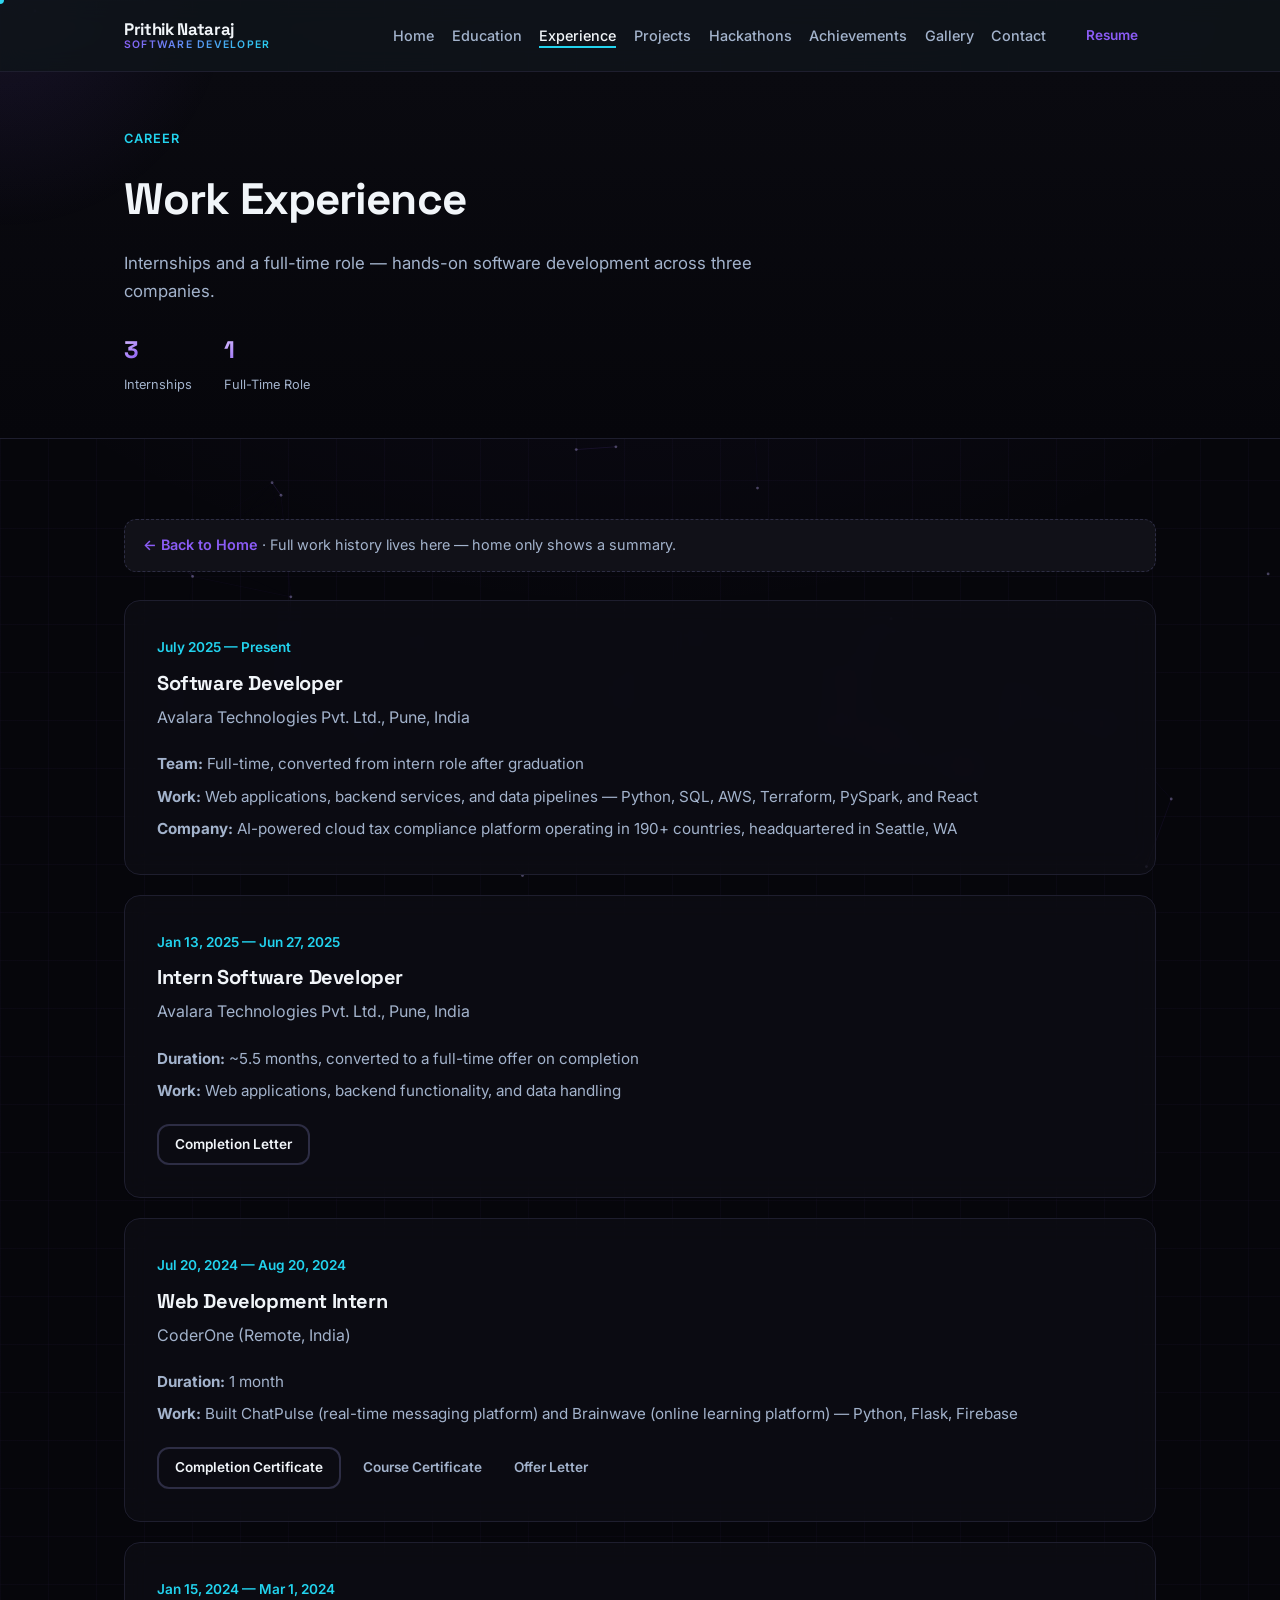
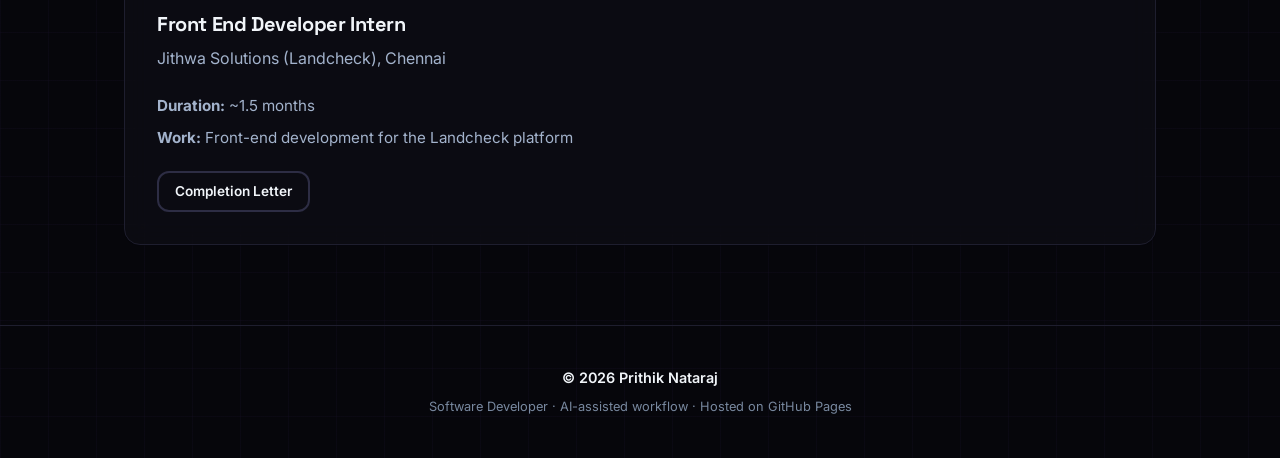
<file: experience.html>
<!DOCTYPE html>
<html lang="en">
<head>
  <meta charset="UTF-8">
  <meta name="viewport" content="width=device-width, initial-scale=1.0">
  <meta name="description" content="Work experience — internships and full-time roles — Prithik Nataraj">
  <title>Experience | Prithik Nataraj</title>
  <link rel="preconnect" href="https://fonts.googleapis.com">
  <link rel="preconnect" href="https://fonts.gstatic.com" crossorigin>
  <link href="https://fonts.googleapis.com/css2?family=Inter:wght@400;500;600;700&display=swap" rel="stylesheet">
  <link rel="stylesheet" href="css/style.css">
</head>
<body data-page="experience">

  <div id="site-header"></div>

  <main id="main">
    <section class="page-hero">
      <div class="container reveal">
        <p class="eyebrow">Career</p>
        <h1 class="page-hero__title">Work Experience</h1>
        <p class="page-hero__subtitle">
          Internships and a full-time role — hands-on software development across three companies.
        </p>
        <ul class="page-hero__stats" aria-label="Experience highlights">
          <li><span class="page-hero__stat-value" data-count="3" data-suffix="">0</span><span class="page-hero__stat-label">Internships</span></li>
          <li><span class="page-hero__stat-value" data-count="1" data-suffix="">0</span><span class="page-hero__stat-label">Full-Time Role</span></li>
        </ul>
      </div>
    </section>

    <section class="section">
      <div class="container">
        <p class="page-notice reveal">
          <a href="index.html">← Back to Home</a> · Full work history lives here — home only shows a summary.
        </p>

        <div class="edu-timeline">

          <article class="edu-card reveal">
            <div class="edu-card__header">
              <div>
                <time datetime="2025-07">July 2025 — Present</time>
                <h2 class="edu-card__title">Software Developer</h2>
                <p class="edu-card__school">Avalara Technologies Pvt. Ltd., Pune, India</p>
              </div>
            </div>
            <ul class="edu-card__details">
              <li><strong>Team:</strong> Full-time, converted from intern role after graduation</li>
              <li><strong>Work:</strong> Web applications, backend services, and data pipelines — Python, SQL, AWS, Terraform, PySpark, and React</li>
              <li><strong>Company:</strong> AI-powered cloud tax compliance platform operating in 190+ countries, headquartered in Seattle, WA</li>
            </ul>
          </article>

          <article class="edu-card reveal reveal--delay">
            <div class="edu-card__header">
              <div>
                <time datetime="2025-01/2025-06">Jan 13, 2025 — Jun 27, 2025</time>
                <h2 class="edu-card__title">Intern Software Developer</h2>
                <p class="edu-card__school">Avalara Technologies Pvt. Ltd., Pune, India</p>
              </div>
            </div>
            <ul class="edu-card__details">
              <li><strong>Duration:</strong> ~5.5 months, converted to a full-time offer on completion</li>
              <li><strong>Work:</strong> Web applications, backend functionality, and data handling</li>
            </ul>
            <div class="doc-actions">
              <a href="assets/certificates/avalara_internship_completion_letter.pdf" class="btn btn--secondary btn--small" download>Completion Letter</a>
            </div>
          </article>

          <article class="edu-card reveal reveal--delay-2">
            <div class="edu-card__header">
              <div>
                <time datetime="2024-07/2024-08">Jul 20, 2024 — Aug 20, 2024</time>
                <h2 class="edu-card__title">Web Development Intern</h2>
                <p class="edu-card__school">CoderOne (Remote, India)</p>
              </div>
            </div>
            <ul class="edu-card__details">
              <li><strong>Duration:</strong> 1 month</li>
              <li><strong>Work:</strong> Built ChatPulse (real-time messaging platform) and Brainwave (online learning platform) — Python, Flask, Firebase</li>
            </ul>
            <div class="doc-actions">
              <a href="assets/certificates/coderone_internship_completion_certificate.pdf" class="btn btn--secondary btn--small" download>Completion Certificate</a>
              <a href="assets/certificates/coderone_web_development_course_certificate.pdf" class="btn btn--ghost btn--small" download>Course Certificate</a>
              <a href="assets/certificates/coderone_offer_letter.pdf" class="btn btn--ghost btn--small" download>Offer Letter</a>
            </div>
          </article>

          <article class="edu-card reveal">
            <div class="edu-card__header">
              <div>
                <time datetime="2024-01/2024-03">Jan 15, 2024 — Mar 1, 2024</time>
                <h2 class="edu-card__title">Front End Developer Intern</h2>
                <p class="edu-card__school">Jithwa Solutions (Landcheck), Chennai</p>
              </div>
            </div>
            <ul class="edu-card__details">
              <li><strong>Duration:</strong> ~1.5 months</li>
              <li><strong>Work:</strong> Front-end development for the Landcheck platform</li>
            </ul>
            <div class="doc-actions">
              <a href="assets/certificates/jithwa_solutions_internship_completion_letter.pdf" class="btn btn--secondary btn--small" download>Completion Letter</a>
            </div>
          </article>

        </div>
      </div>
    </section>
  </main>

  <div id="site-footer"></div>

  <script src="js/layout.js"></script>
  <script src="js/network-bg.js"></script>
  <script src="js/effects.js"></script>
  <script src="js/main.js"></script>
</body>
</html>
</file>
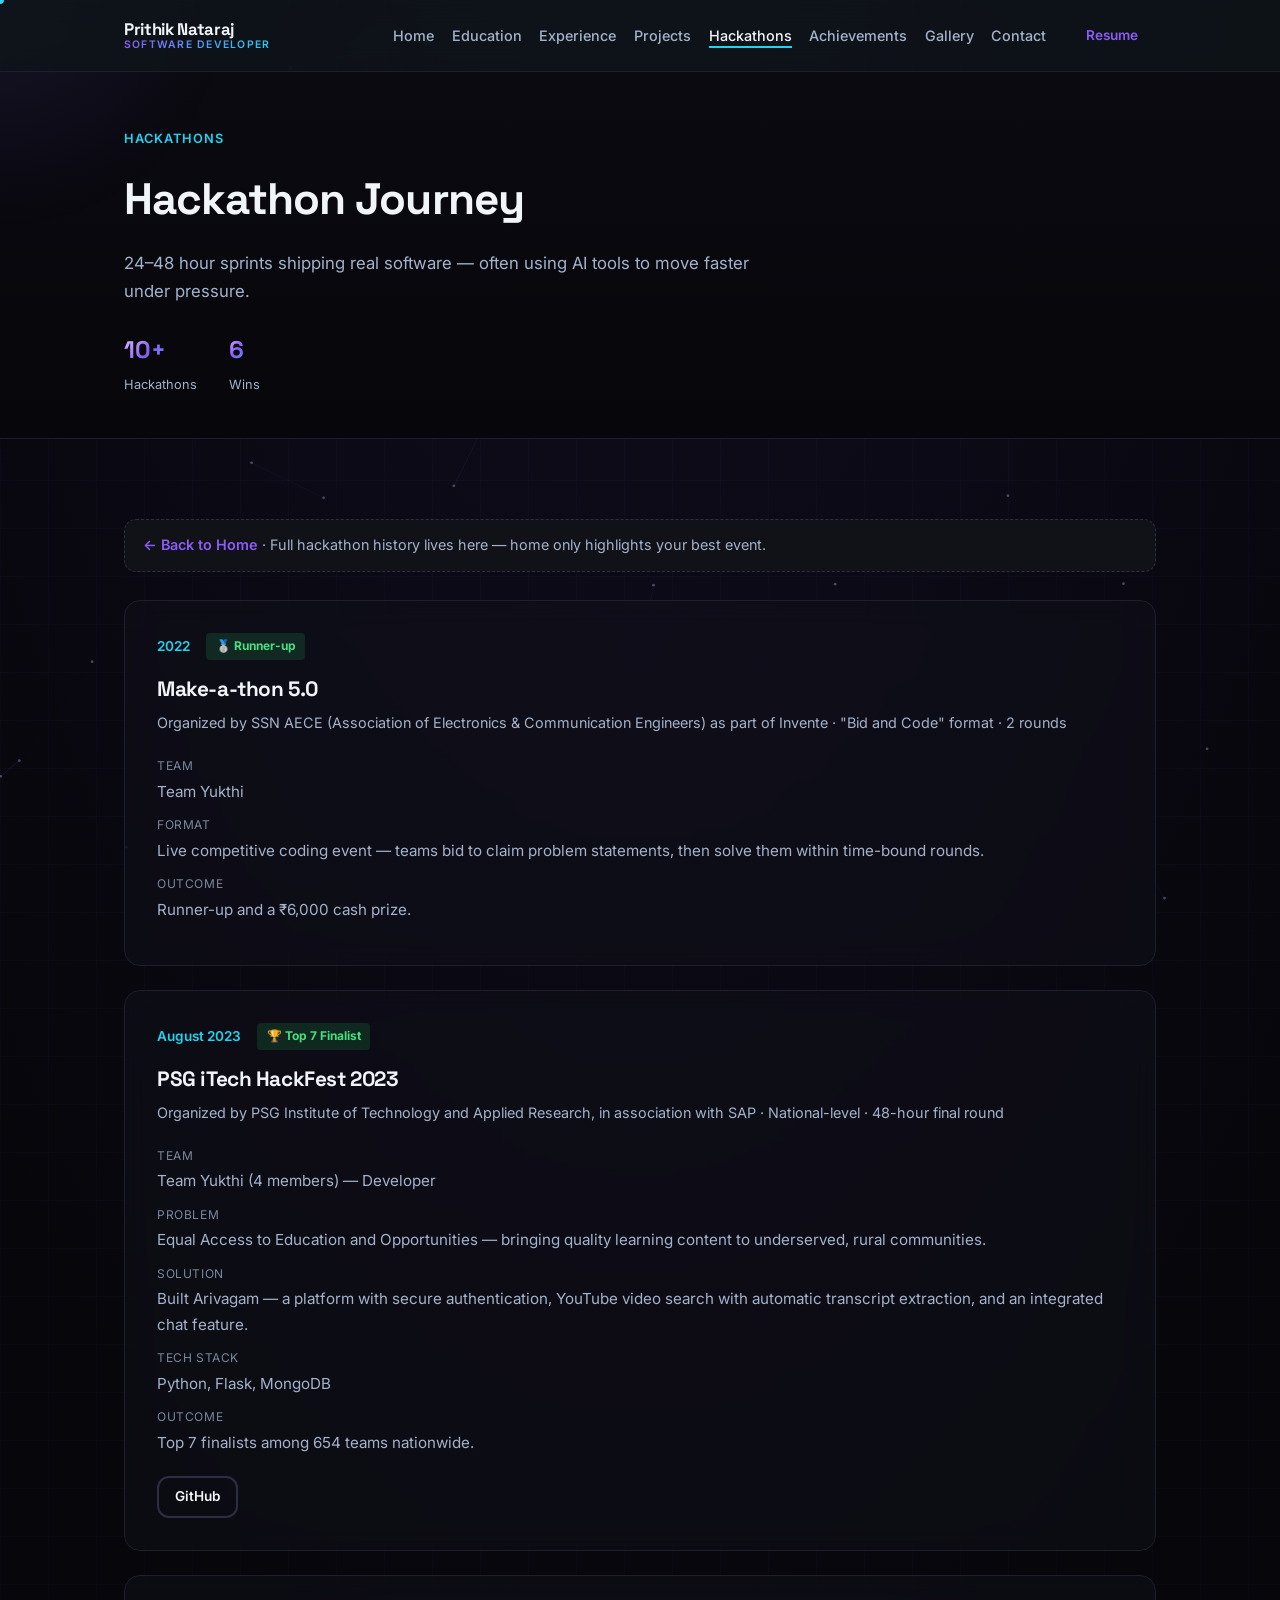
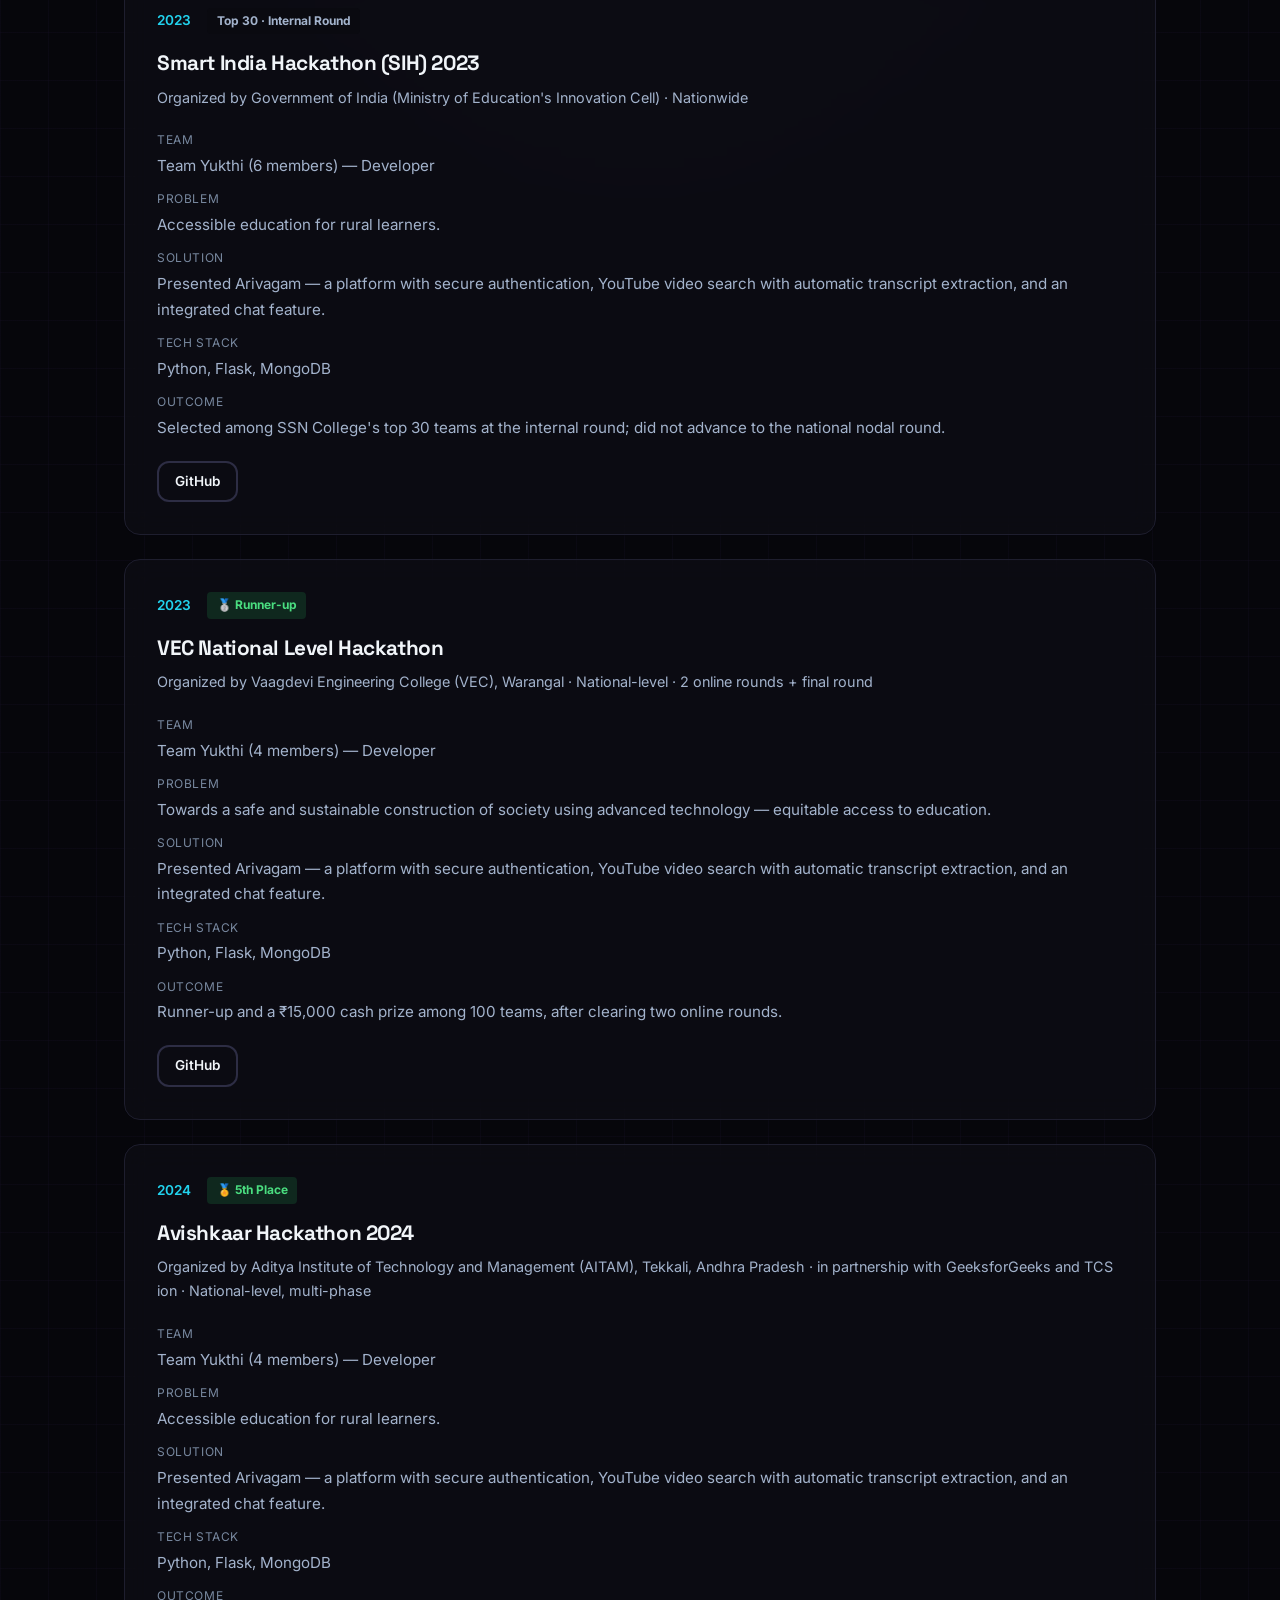
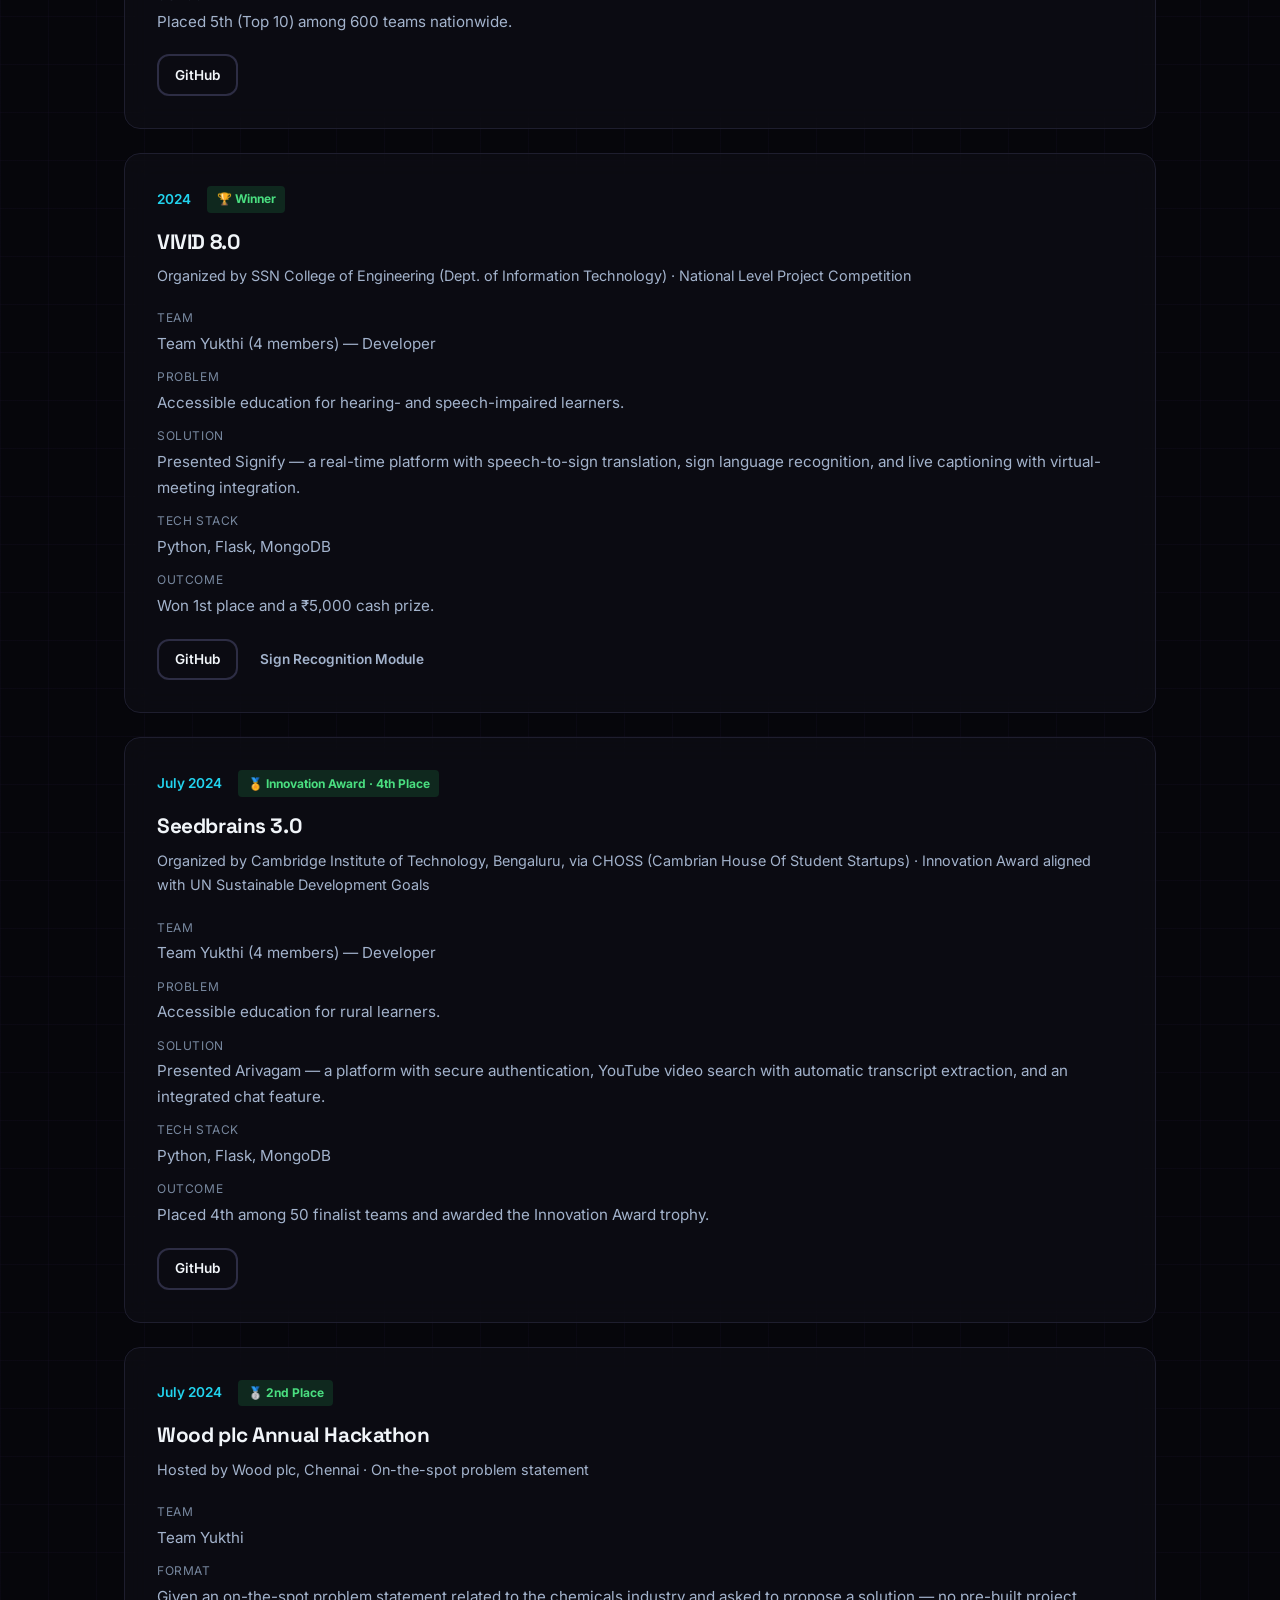
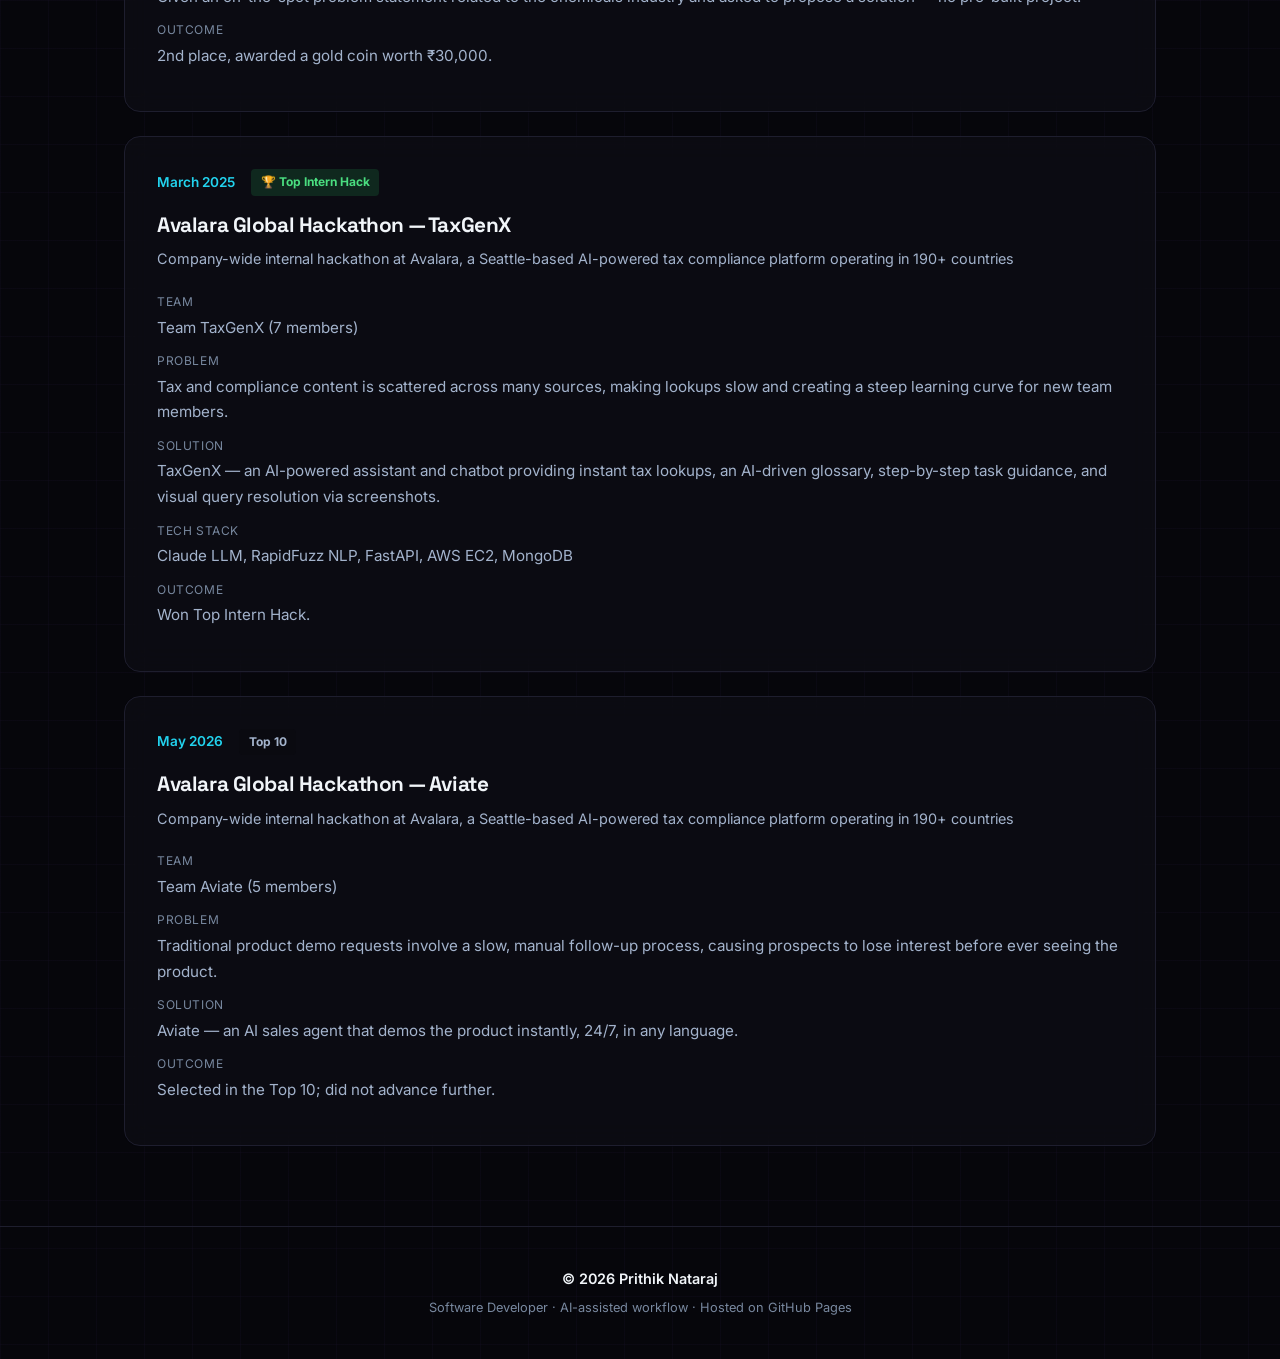
<file: hackathons.html>
<!DOCTYPE html>
<html lang="en">
<head>
  <meta charset="UTF-8">
  <meta name="viewport" content="width=device-width, initial-scale=1.0">
  <meta name="description" content="Hackathon experience — Prithik Nataraj">
  <title>Hackathons | Prithik Nataraj</title>
  <link rel="preconnect" href="https://fonts.googleapis.com">
  <link rel="preconnect" href="https://fonts.gstatic.com" crossorigin>
  <link href="https://fonts.googleapis.com/css2?family=Inter:wght@400;500;600;700&display=swap" rel="stylesheet">
  <link rel="stylesheet" href="css/style.css">
</head>
<body data-page="hackathons">

  <div id="site-header"></div>

  <main id="main">
    <section class="page-hero">
      <div class="container reveal">
        <p class="eyebrow">Hackathons</p>
        <h1 class="page-hero__title">Hackathon Journey</h1>
        <p class="page-hero__subtitle">
          24–48 hour sprints shipping real software — often using AI tools to move faster under pressure.
        </p>
        <ul class="page-hero__stats" aria-label="Hackathon highlights">
          <li><span class="page-hero__stat-value" data-count="10" data-suffix="+">0+</span><span class="page-hero__stat-label">Hackathons</span></li>
          <li><span class="page-hero__stat-value" data-count="6" data-suffix="">0</span><span class="page-hero__stat-label">Wins</span></li>
        </ul>
      </div>
    </section>

    <section class="section">
      <div class="container">
        <p class="page-notice reveal">
          <a href="index.html">← Back to Home</a> · Full hackathon history lives here — home only highlights your best event.
        </p>
        <div class="hackathon-list">

          <article class="hackathon-card reveal">
            <div class="hackathon-card__meta">
              <time datetime="2022">2022</time>
              <span class="hackathon-card__result hackathon-card__result--win">🥈 Runner-up</span>
            </div>
            <h2 class="hackathon-card__title">Make-a-thon 5.0</h2>
            <p class="hackathon-card__org">Organized by SSN AECE (Association of Electronics &amp; Communication Engineers) as part of Invente · "Bid and Code" format · 2 rounds</p>
            <dl class="hackathon-card__facts">
              <div><dt>Team</dt><dd>Team Yukthi</dd></div>
              <div><dt>Format</dt><dd>Live competitive coding event — teams bid to claim problem statements, then solve them within time-bound rounds.</dd></div>
              <div><dt>Outcome</dt><dd>Runner-up and a ₹6,000 cash prize.</dd></div>
            </dl>
          </article>

          <article class="hackathon-card reveal reveal--delay">
            <div class="hackathon-card__meta">
              <time datetime="2023-08">August 2023</time>
              <span class="hackathon-card__result hackathon-card__result--win">🏆 Top 7 Finalist</span>
            </div>
            <h2 class="hackathon-card__title">PSG iTech HackFest 2023</h2>
            <p class="hackathon-card__org">Organized by PSG Institute of Technology and Applied Research, in association with SAP · National-level · 48-hour final round</p>
            <dl class="hackathon-card__facts">
              <div><dt>Team</dt><dd>Team Yukthi (4 members) — Developer</dd></div>
              <div><dt>Problem</dt><dd>Equal Access to Education and Opportunities — bringing quality learning content to underserved, rural communities.</dd></div>
              <div><dt>Solution</dt><dd>Built Arivagam — a platform with secure authentication, YouTube video search with automatic transcript extraction, and an integrated chat feature.</dd></div>
              <div><dt>Tech Stack</dt><dd>Python, Flask, MongoDB</dd></div>
              <div><dt>Outcome</dt><dd>Top 7 finalists among 654 teams nationwide.</dd></div>
            </dl>
            <div class="hackathon-card__actions">
              <a href="https://github.com/prithiknataraj/Arivagam." class="btn btn--small btn--secondary" target="_blank" rel="noopener noreferrer">GitHub</a>
            </div>
          </article>

          <article class="hackathon-card reveal reveal--delay-2">
            <div class="hackathon-card__meta">
              <time datetime="2023">2023</time>
              <span class="hackathon-card__result">Top 30 · Internal Round</span>
            </div>
            <h2 class="hackathon-card__title">Smart India Hackathon (SIH) 2023</h2>
            <p class="hackathon-card__org">Organized by Government of India (Ministry of Education's Innovation Cell) · Nationwide</p>
            <dl class="hackathon-card__facts">
              <div><dt>Team</dt><dd>Team Yukthi (6 members) — Developer</dd></div>
              <div><dt>Problem</dt><dd>Accessible education for rural learners.</dd></div>
              <div><dt>Solution</dt><dd>Presented Arivagam — a platform with secure authentication, YouTube video search with automatic transcript extraction, and an integrated chat feature.</dd></div>
              <div><dt>Tech Stack</dt><dd>Python, Flask, MongoDB</dd></div>
              <div><dt>Outcome</dt><dd>Selected among SSN College's top 30 teams at the internal round; did not advance to the national nodal round.</dd></div>
            </dl>
            <div class="hackathon-card__actions">
              <a href="https://github.com/prithiknataraj/Arivagam." class="btn btn--small btn--secondary" target="_blank" rel="noopener noreferrer">GitHub</a>
            </div>
          </article>

          <article class="hackathon-card reveal">
            <div class="hackathon-card__meta">
              <time datetime="2023">2023</time>
              <span class="hackathon-card__result hackathon-card__result--win">🥈 Runner-up</span>
            </div>
            <h2 class="hackathon-card__title">VEC National Level Hackathon</h2>
            <p class="hackathon-card__org">Organized by Vaagdevi Engineering College (VEC), Warangal · National-level · 2 online rounds + final round</p>
            <dl class="hackathon-card__facts">
              <div><dt>Team</dt><dd>Team Yukthi (4 members) — Developer</dd></div>
              <div><dt>Problem</dt><dd>Towards a safe and sustainable construction of society using advanced technology — equitable access to education.</dd></div>
              <div><dt>Solution</dt><dd>Presented Arivagam — a platform with secure authentication, YouTube video search with automatic transcript extraction, and an integrated chat feature.</dd></div>
              <div><dt>Tech Stack</dt><dd>Python, Flask, MongoDB</dd></div>
              <div><dt>Outcome</dt><dd>Runner-up and a ₹15,000 cash prize among 100 teams, after clearing two online rounds.</dd></div>
            </dl>
            <div class="hackathon-card__actions">
              <a href="https://github.com/prithiknataraj/Arivagam." class="btn btn--small btn--secondary" target="_blank" rel="noopener noreferrer">GitHub</a>
            </div>
          </article>

          <article class="hackathon-card reveal reveal--delay">
            <div class="hackathon-card__meta">
              <time datetime="2024">2024</time>
              <span class="hackathon-card__result hackathon-card__result--win">🏅 5th Place</span>
            </div>
            <h2 class="hackathon-card__title">Avishkaar Hackathon 2024</h2>
            <p class="hackathon-card__org">Organized by Aditya Institute of Technology and Management (AITAM), Tekkali, Andhra Pradesh · in partnership with GeeksforGeeks and TCS ion · National-level, multi-phase</p>
            <dl class="hackathon-card__facts">
              <div><dt>Team</dt><dd>Team Yukthi (4 members) — Developer</dd></div>
              <div><dt>Problem</dt><dd>Accessible education for rural learners.</dd></div>
              <div><dt>Solution</dt><dd>Presented Arivagam — a platform with secure authentication, YouTube video search with automatic transcript extraction, and an integrated chat feature.</dd></div>
              <div><dt>Tech Stack</dt><dd>Python, Flask, MongoDB</dd></div>
              <div><dt>Outcome</dt><dd>Placed 5th (Top 10) among 600 teams nationwide.</dd></div>
            </dl>
            <div class="hackathon-card__actions">
              <a href="https://github.com/prithiknataraj/Arivagam." class="btn btn--small btn--secondary" target="_blank" rel="noopener noreferrer">GitHub</a>
            </div>
          </article>

          <article class="hackathon-card reveal reveal--delay-2">
            <div class="hackathon-card__meta">
              <time datetime="2024">2024</time>
              <span class="hackathon-card__result hackathon-card__result--win">🏆 Winner</span>
            </div>
            <h2 class="hackathon-card__title">VIVID 8.0</h2>
            <p class="hackathon-card__org">Organized by SSN College of Engineering (Dept. of Information Technology) · National Level Project Competition</p>
            <dl class="hackathon-card__facts">
              <div><dt>Team</dt><dd>Team Yukthi (4 members) — Developer</dd></div>
              <div><dt>Problem</dt><dd>Accessible education for hearing- and speech-impaired learners.</dd></div>
              <div><dt>Solution</dt><dd>Presented Signify — a real-time platform with speech-to-sign translation, sign language recognition, and live captioning with virtual-meeting integration.</dd></div>
              <div><dt>Tech Stack</dt><dd>Python, Flask, MongoDB</dd></div>
              <div><dt>Outcome</dt><dd>Won 1st place and a ₹5,000 cash prize.</dd></div>
            </dl>
            <div class="hackathon-card__actions">
              <a href="https://github.com/prithiknataraj/Signify" class="btn btn--small btn--secondary" target="_blank" rel="noopener noreferrer">GitHub</a>
              <a href="https://github.com/prithiknataraj/Sign-Recognition" class="btn btn--small btn--ghost" target="_blank" rel="noopener noreferrer">Sign Recognition Module</a>
            </div>
          </article>

          <article class="hackathon-card reveal">
            <div class="hackathon-card__meta">
              <time datetime="2024-07">July 2024</time>
              <span class="hackathon-card__result hackathon-card__result--win">🏅 Innovation Award · 4th Place</span>
            </div>
            <h2 class="hackathon-card__title">Seedbrains 3.0</h2>
            <p class="hackathon-card__org">Organized by Cambridge Institute of Technology, Bengaluru, via CHOSS (Cambrian House Of Student Startups) · Innovation Award aligned with UN Sustainable Development Goals</p>
            <dl class="hackathon-card__facts">
              <div><dt>Team</dt><dd>Team Yukthi (4 members) — Developer</dd></div>
              <div><dt>Problem</dt><dd>Accessible education for rural learners.</dd></div>
              <div><dt>Solution</dt><dd>Presented Arivagam — a platform with secure authentication, YouTube video search with automatic transcript extraction, and an integrated chat feature.</dd></div>
              <div><dt>Tech Stack</dt><dd>Python, Flask, MongoDB</dd></div>
              <div><dt>Outcome</dt><dd>Placed 4th among 50 finalist teams and awarded the Innovation Award trophy.</dd></div>
            </dl>
            <div class="hackathon-card__actions">
              <a href="https://github.com/prithiknataraj/Arivagam." class="btn btn--small btn--secondary" target="_blank" rel="noopener noreferrer">GitHub</a>
            </div>
          </article>

          <article class="hackathon-card reveal reveal--delay">
            <div class="hackathon-card__meta">
              <time datetime="2024-07">July 2024</time>
              <span class="hackathon-card__result hackathon-card__result--win">🥈 2nd Place</span>
            </div>
            <h2 class="hackathon-card__title">Wood plc Annual Hackathon</h2>
            <p class="hackathon-card__org">Hosted by Wood plc, Chennai · On-the-spot problem statement</p>
            <dl class="hackathon-card__facts">
              <div><dt>Team</dt><dd>Team Yukthi</dd></div>
              <div><dt>Format</dt><dd>Given an on-the-spot problem statement related to the chemicals industry and asked to propose a solution — no pre-built project.</dd></div>
              <div><dt>Outcome</dt><dd>2nd place, awarded a gold coin worth ₹30,000.</dd></div>
            </dl>
          </article>

          <article class="hackathon-card reveal reveal--delay-2">
            <div class="hackathon-card__meta">
              <time datetime="2025-03">March 2025</time>
              <span class="hackathon-card__result hackathon-card__result--win">🏆 Top Intern Hack</span>
            </div>
            <h2 class="hackathon-card__title">Avalara Global Hackathon — TaxGenX</h2>
            <p class="hackathon-card__org">Company-wide internal hackathon at Avalara, a Seattle-based AI-powered tax compliance platform operating in 190+ countries</p>
            <dl class="hackathon-card__facts">
              <div><dt>Team</dt><dd>Team TaxGenX (7 members)</dd></div>
              <div><dt>Problem</dt><dd>Tax and compliance content is scattered across many sources, making lookups slow and creating a steep learning curve for new team members.</dd></div>
              <div><dt>Solution</dt><dd>TaxGenX — an AI-powered assistant and chatbot providing instant tax lookups, an AI-driven glossary, step-by-step task guidance, and visual query resolution via screenshots.</dd></div>
              <div><dt>Tech Stack</dt><dd>Claude LLM, RapidFuzz NLP, FastAPI, AWS EC2, MongoDB</dd></div>
              <div><dt>Outcome</dt><dd>Won Top Intern Hack.</dd></div>
            </dl>
          </article>

          <article class="hackathon-card reveal">
            <div class="hackathon-card__meta">
              <time datetime="2026-05">May 2026</time>
              <span class="hackathon-card__result">Top 10</span>
            </div>
            <h2 class="hackathon-card__title">Avalara Global Hackathon — Aviate</h2>
            <p class="hackathon-card__org">Company-wide internal hackathon at Avalara, a Seattle-based AI-powered tax compliance platform operating in 190+ countries</p>
            <dl class="hackathon-card__facts">
              <div><dt>Team</dt><dd>Team Aviate (5 members)</dd></div>
              <div><dt>Problem</dt><dd>Traditional product demo requests involve a slow, manual follow-up process, causing prospects to lose interest before ever seeing the product.</dd></div>
              <div><dt>Solution</dt><dd>Aviate — an AI sales agent that demos the product instantly, 24/7, in any language.</dd></div>
              <div><dt>Outcome</dt><dd>Selected in the Top 10; did not advance further.</dd></div>
            </dl>
          </article>

          <!-- Duplicate hackathon-card for each event -->

        </div>
      </div>
    </section>
  </main>

  <div id="site-footer"></div>

  <script src="js/layout.js"></script>
  <script src="js/network-bg.js"></script>
  <script src="js/effects.js"></script>
  <script src="js/main.js"></script>
</body>
</html>
</file>
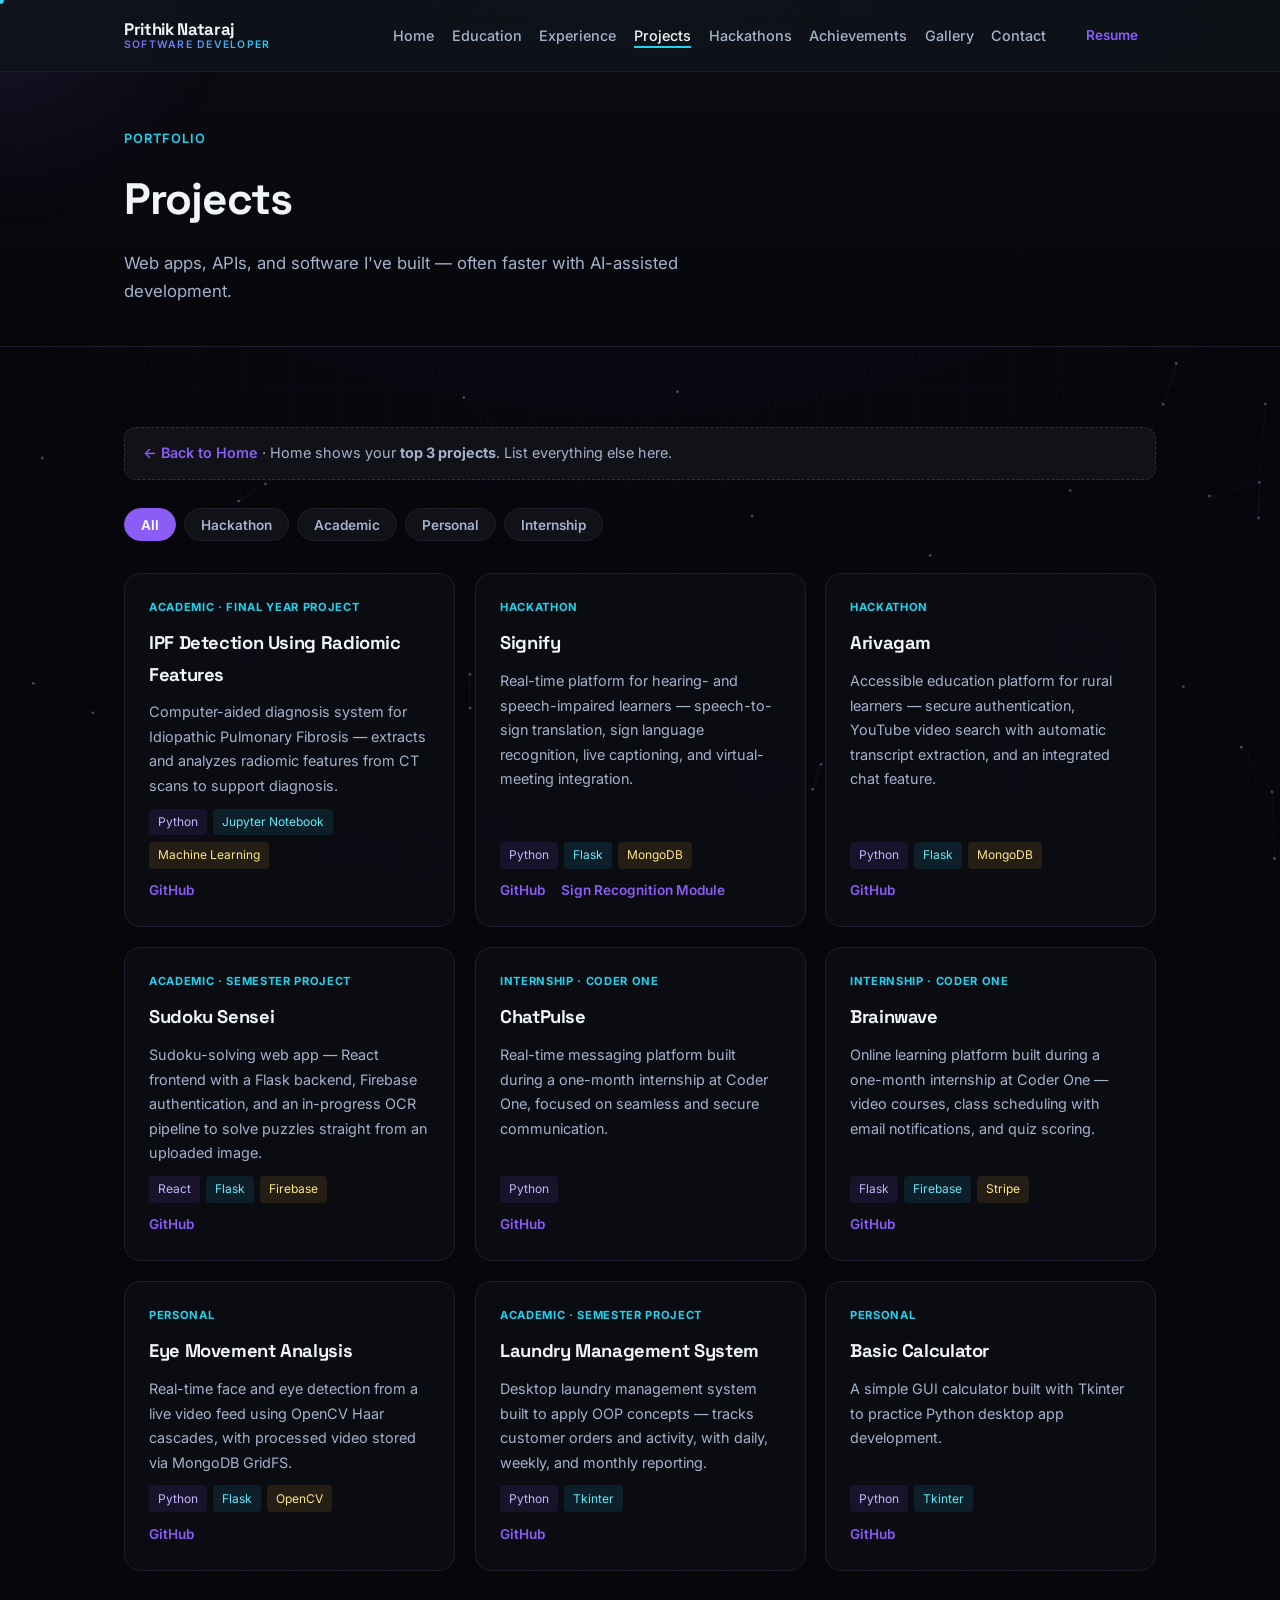
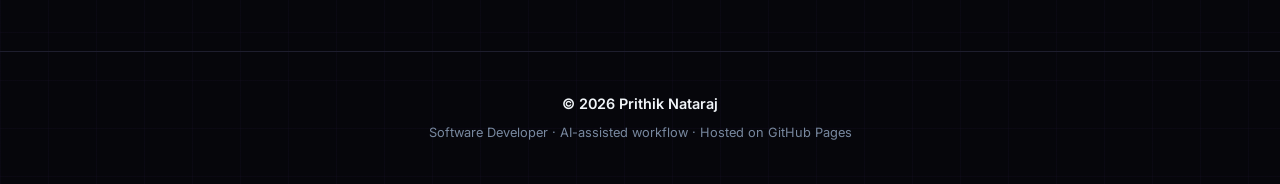
<file: projects.html>
<!DOCTYPE html>
<html lang="en">
<head>
  <meta charset="UTF-8">
  <meta name="viewport" content="width=device-width, initial-scale=1.0">
  <meta name="description" content="Software projects by Prithik Nataraj — web apps, APIs, hackathons, and full-stack builds">
  <title>Projects | Prithik Nataraj</title>
  <link rel="stylesheet" href="css/style.css">
</head>
<body data-page="projects">

  <div id="site-header"></div>

  <main id="main">
    <section class="page-hero">
      <div class="container reveal">
        <p class="eyebrow">Portfolio</p>
        <h1 class="page-hero__title">Projects</h1>
        <p class="page-hero__subtitle">Web apps, APIs, and software I've built — often faster with AI-assisted development.</p>
      </div>
    </section>

    <section class="section">
      <div class="container">
        <p class="page-notice reveal">
          <a href="index.html">← Back to Home</a> · Home shows your <strong>top 3 projects</strong>. List everything else here.
        </p>
        <div class="filter-bar reveal" role="tablist" aria-label="Filter projects">
          <button class="filter-bar__btn filter-bar__btn--active" type="button" data-filter="all" role="tab" aria-selected="true">All</button>
          <button class="filter-bar__btn" type="button" data-filter="hackathon" role="tab" aria-selected="false">Hackathon</button>
          <button class="filter-bar__btn" type="button" data-filter="academic" role="tab" aria-selected="false">Academic</button>
          <button class="filter-bar__btn" type="button" data-filter="personal" role="tab" aria-selected="false">Personal</button>
          <button class="filter-bar__btn" type="button" data-filter="internship" role="tab" aria-selected="false">Internship</button>
        </div>

        <div class="card-grid" id="project-grid">

          <article class="project-card tilt-card reveal" data-category="academic">
            <span class="project-card__type">Academic · Final Year Project</span>
            <h2 class="project-card__title">IPF Detection Using Radiomic Features</h2>
            <p class="project-card__desc">Computer-aided diagnosis system for Idiopathic Pulmonary Fibrosis — extracts and analyzes radiomic features from CT scans to support diagnosis.</p>
            <ul class="project-card__tags">
              <li>Python</li><li>Jupyter Notebook</li><li>Machine Learning</li>
            </ul>
            <div class="project-card__links">
              <a href="https://github.com/prithiknataraj/IPF-detection-using-radiomic-features" target="_blank" rel="noopener noreferrer">GitHub</a>
            </div>
          </article>

          <article class="project-card tilt-card reveal reveal--delay" data-category="hackathon">
            <span class="project-card__type">Hackathon</span>
            <h2 class="project-card__title">Signify</h2>
            <p class="project-card__desc">Real-time platform for hearing- and speech-impaired learners — speech-to-sign translation, sign language recognition, live captioning, and virtual-meeting integration.</p>
            <ul class="project-card__tags">
              <li>Python</li><li>Flask</li><li>MongoDB</li>
            </ul>
            <div class="project-card__links">
              <a href="https://github.com/prithiknataraj/Signify" target="_blank" rel="noopener noreferrer">GitHub</a>
              <a href="https://github.com/prithiknataraj/Sign-Recognition" target="_blank" rel="noopener noreferrer">Sign Recognition Module</a>
            </div>
          </article>

          <article class="project-card tilt-card reveal reveal--delay-2" data-category="hackathon">
            <span class="project-card__type">Hackathon</span>
            <h2 class="project-card__title">Arivagam</h2>
            <p class="project-card__desc">Accessible education platform for rural learners — secure authentication, YouTube video search with automatic transcript extraction, and an integrated chat feature.</p>
            <ul class="project-card__tags">
              <li>Python</li><li>Flask</li><li>MongoDB</li>
            </ul>
            <div class="project-card__links">
              <a href="https://github.com/prithiknataraj/Arivagam." target="_blank" rel="noopener noreferrer">GitHub</a>
            </div>
          </article>

          <article class="project-card tilt-card reveal" data-category="academic">
            <span class="project-card__type">Academic · Semester Project</span>
            <h2 class="project-card__title">Sudoku Sensei</h2>
            <p class="project-card__desc">Sudoku-solving web app — React frontend with a Flask backend, Firebase authentication, and an in-progress OCR pipeline to solve puzzles straight from an uploaded image.</p>
            <ul class="project-card__tags">
              <li>React</li><li>Flask</li><li>Firebase</li>
            </ul>
            <div class="project-card__links">
              <a href="https://github.com/prithiknataraj/Sudoku_Sensi" target="_blank" rel="noopener noreferrer">GitHub</a>
            </div>
          </article>

          <article class="project-card tilt-card reveal reveal--delay" data-category="internship">
            <span class="project-card__type">Internship · Coder One</span>
            <h2 class="project-card__title">ChatPulse</h2>
            <p class="project-card__desc">Real-time messaging platform built during a one-month internship at Coder One, focused on seamless and secure communication.</p>
            <ul class="project-card__tags">
              <li>Python</li>
            </ul>
            <div class="project-card__links">
              <a href="https://github.com/prithiknataraj/Chatpulse" target="_blank" rel="noopener noreferrer">GitHub</a>
            </div>
          </article>

          <article class="project-card tilt-card reveal reveal--delay-2" data-category="internship">
            <span class="project-card__type">Internship · Coder One</span>
            <h2 class="project-card__title">Brainwave</h2>
            <p class="project-card__desc">Online learning platform built during a one-month internship at Coder One — video courses, class scheduling with email notifications, and quiz scoring.</p>
            <ul class="project-card__tags">
              <li>Flask</li><li>Firebase</li><li>Stripe</li>
            </ul>
            <div class="project-card__links">
              <a href="https://github.com/prithiknataraj/Brainwave" target="_blank" rel="noopener noreferrer">GitHub</a>
            </div>
          </article>

          <article class="project-card tilt-card reveal" data-category="personal">
            <span class="project-card__type">Personal</span>
            <h2 class="project-card__title">Eye Movement Analysis</h2>
            <p class="project-card__desc">Real-time face and eye detection from a live video feed using OpenCV Haar cascades, with processed video stored via MongoDB GridFS.</p>
            <ul class="project-card__tags">
              <li>Python</li><li>Flask</li><li>OpenCV</li>
            </ul>
            <div class="project-card__links">
              <a href="https://github.com/prithiknataraj/Eye_Movement_Analysis" target="_blank" rel="noopener noreferrer">GitHub</a>
            </div>
          </article>

          <article class="project-card tilt-card reveal reveal--delay" data-category="academic">
            <span class="project-card__type">Academic · Semester Project</span>
            <h2 class="project-card__title">Laundry Management System</h2>
            <p class="project-card__desc">Desktop laundry management system built to apply OOP concepts — tracks customer orders and activity, with daily, weekly, and monthly reporting.</p>
            <ul class="project-card__tags">
              <li>Python</li><li>Tkinter</li>
            </ul>
            <div class="project-card__links">
              <a href="https://github.com/prithiknataraj/OOPS-Laundry_Service" target="_blank" rel="noopener noreferrer">GitHub</a>
            </div>
          </article>

          <article class="project-card tilt-card reveal reveal--delay-2" data-category="personal">
            <span class="project-card__type">Personal</span>
            <h2 class="project-card__title">Basic Calculator</h2>
            <p class="project-card__desc">A simple GUI calculator built with Tkinter to practice Python desktop app development.</p>
            <ul class="project-card__tags">
              <li>Python</li><li>Tkinter</li>
            </ul>
            <div class="project-card__links">
              <a href="https://github.com/prithiknataraj/Basic_Calculator" target="_blank" rel="noopener noreferrer">GitHub</a>
            </div>
          </article>

        </div>
      </div>
    </section>
  </main>

  <div id="site-footer"></div>

  <script src="js/layout.js"></script>
  <script src="js/network-bg.js"></script>
  <script src="js/effects.js"></script>
  <script src="js/main.js"></script>
  <script src="js/filter.js"></script>
</body>
</html>
</file>
<file: css/style.css>
@import url("https://fonts.googleapis.com/css2?family=Inter:wght@400;500;600;700&family=Space+Grotesk:wght@500;600;700&display=swap");

/* ============================================
   Design tokens — AI portfolio theme
   ============================================ */

:root {
  --color-bg: #06060b;
  --color-bg-elevated: #0d0d14;
  --color-bg-card: #111118;
  --color-bg-alt: #0a0a10;
  --color-text: #f1f5f9;
  --color-text-muted: #a3b3cc;
  --color-text-subtle: #78889f;
  --color-primary: #8b5cf6;
  --color-primary-hover: #a78bfa;
  --color-accent: #22d3ee;
  --color-ai: #c084fc;
  --color-warm: #fbbf24;
  --color-glow: rgba(139, 92, 246, 0.45);
  --color-border: #1e1e2e;
  --color-border-light: #2d2d44;
  --gradient-brand: linear-gradient(135deg, #8b5cf6 0%, #22d3ee 100%);
  --gradient-text: linear-gradient(135deg, #e9d5ff 0%, #8b5cf6 40%, #22d3ee 100%);
  --font-sans: "Inter", system-ui, -apple-system, BlinkMacSystemFont, "Segoe UI", sans-serif;
  --font-display: "Space Grotesk", var(--font-sans);
  --max-width: 1080px;
  --spacing: 1.5rem;
  --radius: 12px;
  --radius-lg: 16px;
  --shadow: 0 8px 32px rgba(0, 0, 0, 0.45);
  --shadow-glow: 0 0 40px rgba(139, 92, 246, 0.15);
  --header-height: 72px;
  --transition: 0.2s ease;
  --transition-slow: 0.5s cubic-bezier(0.22, 1, 0.36, 1);
}

*,
*::before,
*::after {
  box-sizing: border-box;
  margin: 0;
  padding: 0;
}

html {
  scroll-behavior: smooth;
  scroll-padding-top: var(--header-height);
}

body {
  font-family: var(--font-sans);
  font-size: 1rem;
  line-height: 1.7;
  color: var(--color-text);
  background-color: var(--color-bg);
  background-image:
    radial-gradient(ellipse 80% 50% at 50% -20%, rgba(139, 92, 246, 0.12), transparent),
    linear-gradient(rgba(139, 92, 246, 0.03) 1px, transparent 1px),
    linear-gradient(90deg, rgba(139, 92, 246, 0.03) 1px, transparent 1px);
  background-size: 100% 100%, 48px 48px, 48px 48px;
  -webkit-font-smoothing: antialiased;
}

h1, h2, h3, .section__title, .page-hero__title, .hero__name {
  font-family: var(--font-display);
  letter-spacing: -0.02em;
}

a {
  color: var(--color-primary);
  text-decoration: none;
  transition: color var(--transition);
}

a:hover {
  color: var(--color-primary-hover);
}

img {
  max-width: 100%;
  display: block;
}

ul {
  list-style: none;
}

/* ============================================
   Accessibility
   ============================================ */

.skip-link {
  position: absolute;
  top: -100%;
  left: var(--spacing);
  z-index: 200;
  padding: 0.75rem 1rem;
  background: var(--color-primary);
  color: #fff;
  border-radius: var(--radius);
  font-weight: 600;
}

.skip-link:focus {
  top: 1rem;
}

/* ============================================
   Scroll progress
   ============================================ */

.scroll-progress {
  position: fixed;
  top: 0;
  left: 0;
  height: 3px;
  width: 0%;
  background: linear-gradient(90deg, var(--color-primary), var(--color-accent));
  z-index: 300;
  transition: width 0.1s linear;
}

/* ============================================
   Scroll reveal
   ============================================ */

.reveal {
  opacity: 0;
  transform: translateY(28px);
  transition: opacity var(--transition-slow), transform var(--transition-slow);
}

.reveal--delay {
  transition-delay: 0.1s;
}

.reveal--delay-2 {
  transition-delay: 0.2s;
}

.reveal.is-visible {
  opacity: 1;
  transform: translateY(0);
}

/* ============================================
   Layout & typography
   ============================================ */

.container {
  width: 100%;
  max-width: var(--max-width);
  margin: 0 auto;
  padding: 0 var(--spacing);
}

.section {
  padding: 5rem 0;
}

.section--alt {
  background-color: var(--color-bg-alt);
}

.section--cta {
  background: linear-gradient(160deg, var(--color-bg-alt) 0%, var(--color-bg-elevated) 100%);
}

.section__header {
  margin-bottom: 3rem;
  max-width: 640px;
}

.section__title {
  font-size: clamp(1.75rem, 4vw, 2.25rem);
  font-weight: 700;
  letter-spacing: -0.02em;
  margin-bottom: 0.75rem;
}

.section__subtitle {
  color: var(--color-text-muted);
  font-size: 1.05rem;
}

.eyebrow {
  font-size: 0.8rem;
  font-weight: 600;
  letter-spacing: 0.08em;
  text-transform: uppercase;
  color: var(--color-accent);
  margin-bottom: 0.75rem;
}

.lead {
  font-size: 1.15rem;
  line-height: 1.75;
  color: var(--color-text);
  margin-bottom: 1.25rem;
}

/* ============================================
   Header & navigation
   ============================================ */

.header {
  position: sticky;
  top: 0;
  height: var(--header-height);
  background: rgba(15, 20, 25, 0.85);
  backdrop-filter: blur(12px);
  border-bottom: 1px solid var(--color-border);
  z-index: 100;
  transition: box-shadow var(--transition), background var(--transition);
}

.header--scrolled {
  background: rgba(15, 20, 25, 0.95);
  box-shadow: 0 4px 20px rgba(0, 0, 0, 0.3);
}

.nav {
  display: flex;
  align-items: center;
  justify-content: space-between;
  height: 100%;
}

.nav__logo {
  display: flex;
  flex-direction: column;
  gap: 0;
  color: var(--color-text);
  line-height: 1.2;
}

.nav__logo:hover {
  text-decoration: none;
}

.nav__logo-name {
  font-family: var(--font-display);
  font-weight: 700;
  font-size: 1.05rem;
  letter-spacing: -0.02em;
}

.nav__logo-tag {
  font-size: 0.65rem;
  font-weight: 600;
  text-transform: uppercase;
  letter-spacing: 0.12em;
  background: var(--gradient-brand);
  -webkit-background-clip: text;
  -webkit-text-fill-color: transparent;
  background-clip: text;
}

.nav__links {
  display: flex;
  align-items: center;
  gap: 1.1rem;
  flex-wrap: wrap;
  justify-content: flex-end;
}

.nav__link {
  font-size: 0.9rem;
  font-weight: 500;
  color: var(--color-text-muted);
}

.nav__link {
  position: relative;
}

.nav__link::after {
  content: "";
  position: absolute;
  left: 0;
  bottom: -4px;
  width: 0;
  height: 2px;
  background: var(--color-accent);
  transition: width var(--transition);
}

.nav__link:hover,
.nav__link--active {
  color: var(--color-text);
}

.nav__link:hover::after,
.nav__link--active::after {
  width: 100%;
}

.nav__resume {
  margin-left: 0.25rem;
}

.nav__toggle {
  display: none;
  flex-direction: column;
  align-items: center;
  justify-content: center;
  gap: 5px;
  min-width: 44px;
  min-height: 44px;
  background: none;
  border: none;
  cursor: pointer;
  padding: 0.5rem;
}

.nav__toggle-bar {
  display: block;
  width: 22px;
  height: 2px;
  background: var(--color-text);
  border-radius: 2px;
  transition: transform var(--transition), opacity var(--transition);
}

/* ============================================
   Buttons
   ============================================ */

.btn {
  position: relative;
  overflow: hidden;
  display: inline-flex;
  align-items: center;
  justify-content: center;
  padding: 0.7rem 1.4rem;
  border-radius: var(--radius);
  font-weight: 600;
  font-size: 0.95rem;
  border: 2px solid transparent;
  transition: background-color var(--transition), color var(--transition), border-color var(--transition), transform var(--transition), box-shadow var(--transition);
  cursor: pointer;
}

.btn:hover {
  text-decoration: none;
  transform: translateY(-2px);
}

.btn--primary:hover {
  box-shadow: 0 6px 20px rgba(139, 92, 246, 0.35);
}

.btn--small {
  padding: 0.45rem 1rem;
  font-size: 0.85rem;
}

.btn--primary {
  background: var(--gradient-brand);
  color: #ffffff;
  border: none;
  box-shadow: 0 4px 20px rgba(139, 92, 246, 0.35);
}

.btn--primary:hover {
  color: #ffffff;
  box-shadow: 0 6px 28px rgba(139, 92, 246, 0.5);
}

.btn--secondary {
  background-color: transparent;
  color: var(--color-text);
  border-color: var(--color-border-light);
}

.btn--secondary:hover {
  border-color: var(--color-primary);
  color: var(--color-primary-hover);
}

.btn--ghost {
  background: transparent;
  color: var(--color-text-muted);
  padding-left: 0.5rem;
  padding-right: 0.5rem;
}

.btn--ghost:hover {
  color: var(--color-text);
}

/* ============================================
   Hero
   ============================================ */

.hero {
  position: relative;
  padding: 4rem 0 5rem;
  border-bottom: 1px solid var(--color-border);
  overflow: hidden;
}

.hero__bg {
  position: absolute;
  inset: 0;
  background:
    radial-gradient(ellipse 70% 60% at 30% 20%, rgba(139, 92, 246, 0.18), transparent),
    radial-gradient(ellipse 50% 50% at 80% 70%, rgba(34, 211, 238, 0.1), transparent);
  animation: heroGlow 8s ease-in-out infinite alternate;
  pointer-events: none;
}

.hero__canvas {
  position: absolute;
  inset: 0;
  width: 100%;
  height: 100%;
  opacity: 0.55;
  pointer-events: none;
}

.hero__badge {
  display: inline-flex;
  align-items: center;
  gap: 0.5rem;
  padding: 0.35rem 0.85rem;
  margin-bottom: 1rem;
  font-size: 0.75rem;
  font-weight: 700;
  text-transform: uppercase;
  letter-spacing: 0.1em;
  color: var(--color-ai);
  background: rgba(139, 92, 246, 0.12);
  border: 1px solid rgba(139, 92, 246, 0.35);
  border-radius: 999px;
}

.hero__name--gradient {
  background: var(--gradient-text);
  -webkit-background-clip: text;
  -webkit-text-fill-color: transparent;
  background-clip: text;
}

@keyframes heroGlow {
  0% { opacity: 0.7; transform: scale(1); }
  100% { opacity: 1; transform: scale(1.05); }
}

.hero__inner {
  position: relative;
  z-index: 1;
}

.hero__status {
  display: inline-flex;
  align-items: center;
  gap: 0.5rem;
}

.hero__status-dot {
  width: 8px;
  height: 8px;
  border-radius: 50%;
  background: #22c55e;
  box-shadow: 0 0 8px #22c55e;
  animation: pulse 2s ease-in-out infinite;
}

@keyframes pulse {
  0%, 100% { opacity: 1; }
  50% { opacity: 0.5; }
}

.hero__cursor {
  color: var(--color-accent);
  animation: blink 1s step-end infinite;
  margin-left: 2px;
}

@keyframes blink {
  50% { opacity: 0; }
}

.hero__inner {
  display: grid;
  grid-template-columns: 1fr 300px;
  gap: 3rem;
  align-items: start;
  padding-top: 1.5rem;
}

.hero__name {
  font-size: clamp(2.25rem, 5vw, 3.25rem);
  font-weight: 700;
  letter-spacing: -0.03em;
  line-height: 1.15;
  margin-bottom: 0.35rem;
}

.hero__title {
  font-size: 1.35rem;
  color: var(--color-text-muted);
  font-weight: 500;
  margin-bottom: 1.25rem;
}

.hero__summary {
  color: var(--color-text-muted);
  max-width: 560px;
  margin-bottom: 2rem;
  font-size: 1.05rem;
}

.hero__actions {
  display: flex;
  flex-wrap: wrap;
  gap: 0.75rem;
  align-items: center;
}

.hero__aside {
  display: flex;
  flex-direction: column;
  gap: 1.5rem;
}

.hero__photo {
  transition: transform 0.15s ease-out;
  transform-style: preserve-3d;
}

.hero__photo-placeholder {
  width: 100%;
  aspect-ratio: 1;
  max-width: 280px;
  margin: 0 auto;
  border-radius: var(--radius-lg);
  background: var(--gradient-brand);
  display: flex;
  align-items: center;
  justify-content: center;
  font-size: 3.5rem;
  font-weight: 700;
  font-family: var(--font-display);
  color: #fff;
  box-shadow: var(--shadow), var(--shadow-glow);
  border: 1px solid rgba(139, 92, 246, 0.4);
  transition: box-shadow var(--transition);
}

.hero__photo:hover .hero__photo-placeholder {
  box-shadow: 0 8px 40px rgba(139, 92, 246, 0.5);
}

.hero__photo img {
  position: relative;
  z-index: 1;
  width: 100%;
  max-width: 280px;
  margin: 0 auto;
  border-radius: var(--radius-lg);
  object-fit: cover;
  object-position: center center;
  aspect-ratio: 1;
  box-shadow: var(--shadow), var(--shadow-glow);
  border: 2px solid rgba(139, 92, 246, 0.35);
  transition: box-shadow var(--transition);
}

.hero__stats {
  display: grid;
  grid-template-columns: 1fr;
  gap: 0.75rem;
  padding: 1.25rem;
  background: var(--color-bg-card);
  border: 1px solid var(--color-border);
  border-radius: var(--radius-lg);
}

.hero__stats li {
  display: flex;
  flex-direction: column;
  padding: 0.5rem 0;
  border-bottom: 1px solid var(--color-border);
}

.hero__stats li:last-child {
  border-bottom: none;
  padding-bottom: 0;
}

.hero__stat-value {
  font-weight: 700;
  font-size: 1.1rem;
  color: var(--color-text);
}

.hero__stat-label {
  font-size: 0.8rem;
  color: var(--color-text-subtle);
  text-transform: uppercase;
  letter-spacing: 0.05em;
}

/* ============================================
   About
   ============================================ */

.about {
  display: grid;
  grid-template-columns: 1fr 280px;
  gap: 3rem;
  align-items: start;
}

.about__main p + p {
  margin-top: 1rem;
  color: var(--color-text-muted);
}

.about__highlights {
  padding: 1.5rem;
  background: var(--color-bg-card);
  border: 1px solid var(--color-border);
  border-radius: var(--radius-lg);
  transition: border-color var(--transition), transform var(--transition);
}

.about__highlights:hover {
  border-color: var(--color-border-light);
  transform: translateY(-3px);
}

.about__highlights-title {
  font-size: 0.85rem;
  text-transform: uppercase;
  letter-spacing: 0.06em;
  color: var(--color-text-subtle);
  margin-bottom: 1.25rem;
}

.about__facts div + div {
  margin-top: 1rem;
  padding-top: 1rem;
  border-top: 1px solid var(--color-border);
}

.about__facts dt {
  font-size: 0.8rem;
  color: var(--color-text-subtle);
  text-transform: uppercase;
  letter-spacing: 0.04em;
  margin-bottom: 0.2rem;
}

.about__facts dd {
  font-weight: 600;
  font-size: 0.95rem;
}

/* ============================================
   Experience timeline
   ============================================ */

.timeline {
  display: flex;
  flex-direction: column;
  gap: 0;
}

.timeline__item {
  border-bottom: 1px solid var(--color-border);
  transition: background var(--transition);
}

.timeline__item:first-child {
  border-top: 1px solid var(--color-border);
}

.timeline__item:last-child {
  border-bottom: none;
}

.timeline__toggle {
  display: grid;
  grid-template-columns: 200px 1fr auto;
  gap: 2rem;
  align-items: center;
  width: 100%;
  padding: 1.75rem 1rem;
  background: none;
  border: none;
  color: inherit;
  font: inherit;
  text-align: left;
  cursor: pointer;
  transition: background var(--transition);
}

.timeline__toggle:hover {
  background: rgba(139, 92, 246, 0.05);
}

.timeline__meta {
  display: flex;
  flex-direction: column;
  gap: 0.35rem;
}

.timeline__preview {
  min-width: 0;
}

.timeline__chevron {
  width: 10px;
  height: 10px;
  border-right: 2px solid var(--color-text-muted);
  border-bottom: 2px solid var(--color-text-muted);
  transform: rotate(45deg);
  transition: transform var(--transition);
  flex-shrink: 0;
}

.timeline__item.is-expanded .timeline__chevron {
  transform: rotate(-135deg);
}

.timeline__body {
  max-height: 0;
  overflow: hidden;
  opacity: 0;
  padding: 0 1rem;
  transition: max-height 0.4s ease, opacity 0.3s ease, padding 0.3s ease;
}

.timeline__item.is-expanded .timeline__body {
  max-height: 400px;
  opacity: 1;
  padding: 0 1rem 1.75rem 1rem;
  margin-left: calc(200px + 2rem);
}

.timeline__meta time {
  font-size: 0.9rem;
  font-weight: 600;
  color: var(--color-accent);
}

.timeline__location {
  font-size: 0.85rem;
  color: var(--color-text-subtle);
}

.timeline__role {
  font-size: 1.2rem;
  font-weight: 700;
  margin-bottom: 0.25rem;
}

.timeline__company {
  color: var(--color-text-muted);
  font-weight: 500;
}

.timeline__bullets {
  list-style: disc;
  padding-left: 1.25rem;
  color: var(--color-text-muted);
}

.timeline__bullets li + li {
  margin-top: 0.5rem;
}

/* ============================================
   Skills
   ============================================ */

.skills-filter {
  display: flex;
  flex-wrap: wrap;
  gap: 0.5rem;
  margin-bottom: 2rem;
}

.skills-filter__btn {
  padding: 0.45rem 1rem;
  font-size: 0.85rem;
  font-weight: 600;
  font-family: inherit;
  color: var(--color-text-muted);
  background: var(--color-bg-card);
  border: 1px solid var(--color-border);
  border-radius: 999px;
  cursor: pointer;
  transition: color var(--transition), border-color var(--transition), background var(--transition), transform var(--transition);
}

.skills-filter__btn:hover {
  color: var(--color-text);
  border-color: var(--color-border-light);
  transform: translateY(-1px);
}

.skills-filter__btn--active {
  color: #fff;
  background: var(--color-primary);
  border-color: var(--color-primary);
}

.skills-group {
  transition: opacity 0.35s ease, transform 0.35s ease;
}

.skills-group.is-hidden {
  display: none;
}

.skills-group.is-filtered-in {
  animation: skillPop 0.4s ease;
}

@keyframes skillPop {
  from { opacity: 0; transform: scale(0.96); }
  to { opacity: 1; transform: scale(1); }
}

.skills-grid {
  display: grid;
  grid-template-columns: repeat(auto-fill, minmax(280px, 1fr));
  gap: 1.25rem;
}

.skills-group {
  padding: 1.5rem;
  background: var(--color-bg-card);
  border: 1px solid var(--color-border);
  border-radius: var(--radius-lg);
  transition: border-color var(--transition), transform var(--transition);
}

.skills-group:hover {
  border-color: var(--color-border-light);
}

.skills-group__title {
  font-size: 0.85rem;
  font-weight: 700;
  text-transform: uppercase;
  letter-spacing: 0.05em;
  color: var(--color-accent);
  margin-bottom: 1rem;
}

.skills-group__list {
  display: flex;
  flex-wrap: wrap;
  gap: 0.5rem;
}

.skill-tag {
  font-size: 0.9rem;
  padding: 0.35rem 0.75rem;
  background: var(--color-bg-alt);
  border: 1px solid var(--color-border);
  border-radius: 6px;
  color: var(--color-text-muted);
  cursor: default;
  transition: color var(--transition), background var(--transition), border-color var(--transition), transform var(--transition), box-shadow var(--transition);
}

.skill-tag:hover,
.skill-tag:focus {
  outline: none;
  color: var(--color-text);
  background: rgba(139, 92, 246, 0.15);
  border-color: var(--color-primary);
  transform: translateY(-2px) scale(1.04);
  box-shadow: 0 4px 12px rgba(139, 92, 246, 0.2);
}

.skill-tag:nth-child(3n+2):hover,
.skill-tag:nth-child(3n+2):focus {
  background: rgba(34, 211, 238, 0.15);
  border-color: var(--color-accent);
  box-shadow: 0 4px 12px rgba(34, 211, 238, 0.2);
}

.skill-tag:nth-child(3n):hover,
.skill-tag:nth-child(3n):focus {
  background: rgba(251, 191, 36, 0.15);
  border-color: var(--color-warm);
  box-shadow: 0 4px 12px rgba(251, 191, 36, 0.2);
}

/* ============================================
   Projects
   ============================================ */

.projects {
  display: flex;
  flex-direction: column;
  gap: 1.5rem;
}

.project {
  background: var(--color-bg-card);
  border: 1px solid var(--color-border);
  border-radius: var(--radius-lg);
  overflow: hidden;
  transition: border-color var(--transition), box-shadow var(--transition);
}

.project:hover {
  border-color: var(--color-border-light);
}

.project.is-expanded {
  box-shadow: 0 8px 32px rgba(0, 0, 0, 0.2);
  border-color: rgba(139, 92, 246, 0.4);
}

.project__toggle {
  display: grid;
  grid-template-columns: 1fr auto;
  grid-template-rows: auto auto;
  gap: 0.5rem 1rem;
  width: 100%;
  padding: 1.5rem 2rem;
  background: none;
  border: none;
  color: inherit;
  font: inherit;
  text-align: left;
  cursor: pointer;
  transition: background var(--transition);
}

.project__toggle:hover {
  background: rgba(139, 92, 246, 0.05);
}

.project__header {
  display: flex;
  align-items: center;
  gap: 1rem;
  grid-column: 1;
}

.project__tags--inline {
  grid-column: 1;
  display: flex;
  flex-wrap: wrap;
  gap: 0.5rem;
  margin: 0;
}

.project__chevron {
  grid-column: 2;
  grid-row: 1 / 3;
  align-self: center;
  width: 10px;
  height: 10px;
  border-right: 2px solid var(--color-text-muted);
  border-bottom: 2px solid var(--color-text-muted);
  transform: rotate(45deg);
  transition: transform var(--transition);
}

.project.is-expanded .project__chevron {
  transform: rotate(-135deg);
}

.project__details {
  max-height: 0;
  overflow: hidden;
  opacity: 0;
  padding: 0 2rem;
  transition: max-height 0.45s ease, opacity 0.3s ease, padding 0.3s ease;
}

.project.is-expanded .project__details {
  max-height: 500px;
  opacity: 1;
  padding: 0 2rem 1.75rem;
}

.project__details .project__links {
  margin-top: 0.5rem;
}

.project__title {
  font-size: 1.3rem;
  font-weight: 700;
}

.project__badge {
  font-size: 0.7rem;
  font-weight: 700;
  text-transform: uppercase;
  letter-spacing: 0.06em;
  padding: 0.25rem 0.6rem;
  background: rgba(139, 92, 246, 0.15);
  color: var(--color-primary-hover);
  border-radius: 4px;
}

.project__role,
.project__problem,
.project__solution,
.project__outcome {
  font-size: 0.95rem;
  color: var(--color-text-muted);
  margin-bottom: 0.65rem;
}

.project__role strong,
.project__problem strong,
.project__solution strong,
.project__outcome strong {
  color: var(--color-text);
}

.project__tags--inline li {
  font-size: 0.8rem;
  padding: 0.25rem 0.65rem;
  background: var(--color-bg-alt);
  border-radius: 4px;
  color: var(--color-text-subtle);
}

.project__links {
  display: flex;
  gap: 1.5rem;
  font-weight: 600;
  font-size: 0.9rem;
}

/* ============================================
   Education
   ============================================ */

.education-grid {
  display: grid;
  grid-template-columns: repeat(auto-fill, minmax(300px, 1fr));
  gap: 1.25rem;
}

.education-card {
  padding: 1.75rem;
  background: var(--color-bg-card);
  border: 1px solid var(--color-border);
  border-radius: var(--radius-lg);
  transition: border-color var(--transition), transform var(--transition), box-shadow var(--transition);
}

.education-card:hover {
  border-color: var(--color-border-light);
  transform: translateY(-4px);
  box-shadow: var(--shadow);
}

.education-card time {
  font-size: 0.85rem;
  font-weight: 600;
  color: var(--color-accent);
}

.education-card__degree {
  font-size: 1.1rem;
  font-weight: 700;
  margin: 0.5rem 0 0.25rem;
}

.education-card__school {
  color: var(--color-text-muted);
  font-weight: 500;
  margin-bottom: 0.75rem;
}

.education-card__detail {
  font-size: 0.9rem;
  color: var(--color-text-subtle);
}

/* ============================================
   Contact
   ============================================ */

.contact__grid {
  display: grid;
  grid-template-columns: repeat(auto-fill, minmax(240px, 1fr));
  gap: 1rem;
  margin-bottom: 2rem;
}

.contact__card {
  display: flex;
  flex-direction: column;
  gap: 0.35rem;
  padding: 1.5rem;
  background: var(--color-bg-card);
  border: 1px solid var(--color-border);
  border-radius: var(--radius-lg);
  transition: border-color var(--transition), transform var(--transition);
}

a.contact__card:hover {
  border-color: var(--color-primary);
  transform: translateY(-2px);
  text-decoration: none;
}

.contact__card--email {
  position: relative;
}

.contact__copy {
  margin-top: 0.75rem;
  padding: 0.4rem 0.9rem;
  font-size: 0.8rem;
  font-weight: 600;
  font-family: inherit;
  color: var(--color-text-muted);
  background: var(--color-bg-alt);
  border: 1px solid var(--color-border);
  border-radius: 6px;
  cursor: pointer;
  transition: color var(--transition), border-color var(--transition), background var(--transition);
}

.contact__copy:hover {
  color: var(--color-text);
  border-color: var(--color-primary);
  background: rgba(139, 92, 246, 0.1);
}

.contact__copy.is-copied {
  color: #22c55e;
  border-color: #22c55e;
}

.contact__toast {
  position: absolute;
  bottom: 1rem;
  right: 1rem;
  font-size: 0.75rem;
  font-weight: 600;
  color: #22c55e;
  opacity: 0;
  transition: opacity 0.3s ease;
}

.contact__toast.is-visible {
  opacity: 1;
}

.contact__label {
  font-size: 0.8rem;
  text-transform: uppercase;
  letter-spacing: 0.06em;
  color: var(--color-text-subtle);
}

.contact__value {
  font-weight: 600;
  color: var(--color-text);
  font-size: 1rem;
}

.contact__note {
  color: var(--color-text-muted);
  font-size: 0.95rem;
}

/* ============================================
   Footer
   ============================================ */

.footer {
  padding: 2.5rem 0;
  border-top: 1px solid var(--color-border);
}

.footer__inner {
  display: flex;
  flex-direction: column;
  align-items: center;
  gap: 0.35rem;
  text-align: center;
}

.footer__copy {
  font-weight: 600;
  font-size: 0.9rem;
}

.footer__tagline {
  font-size: 0.8rem;
  color: var(--color-text-subtle);
}

/* ============================================
   Back to top
   ============================================ */

.back-to-top {
  position: fixed;
  bottom: 2rem;
  right: 2rem;
  width: 44px;
  height: 44px;
  border-radius: 50%;
  border: 1px solid var(--color-border);
  background: var(--color-bg-card);
  color: var(--color-text);
  font-size: 1.1rem;
  font-weight: 700;
  cursor: pointer;
  z-index: 90;
  opacity: 0;
  transform: translateY(12px);
  transition: opacity var(--transition), transform var(--transition), border-color var(--transition), background var(--transition);
  box-shadow: var(--shadow);
}

.back-to-top.is-visible {
  opacity: 1;
  transform: translateY(0);
}

.back-to-top:hover {
  border-color: var(--color-primary);
  background: var(--color-primary);
  color: #fff;
}

/* ============================================
   Reduced motion
   ============================================ */

@media (prefers-reduced-motion: reduce) {
  html {
    scroll-behavior: auto;
  }

  .reveal {
    opacity: 1;
    transform: none;
    transition: none;
  }

  .hero__bg,
  .hero__status-dot,
  .hero__cursor {
    animation: none;
  }

  .btn:hover,
  .skill-tag:hover,
  .education-card:hover,
  a.contact__card:hover {
    transform: none;
  }
}

/* ============================================
   Mobile navigation
   ============================================ */

@media (max-width: 900px) {
  .hero__inner {
    grid-template-columns: 1fr;
  }

  .hero__aside {
    order: -1;
  }

  .hero__photo-placeholder,
  .hero__photo img {
    max-width: 200px;
  }

  .hero__stats {
    grid-template-columns: repeat(3, 1fr);
  }

  .hero__stats li {
    border-bottom: none;
    text-align: center;
    padding: 0.25rem;
  }

  .about {
    grid-template-columns: 1fr;
  }

  .timeline__toggle {
    grid-template-columns: 1fr auto;
    grid-template-rows: auto auto auto;
    gap: 0.5rem 1rem;
  }

  .timeline__meta {
    grid-column: 1 / -1;
  }

  .timeline__item.is-expanded .timeline__body {
    margin-left: 0;
    padding-left: 1rem;
    padding-right: 1rem;
  }
}

@media (max-width: 768px) {
  .nav__toggle {
    display: flex;
  }

  .nav__links {
    position: fixed;
    top: var(--header-height);
    left: 0;
    right: 0;
    height: calc(100vh - var(--header-height));
    flex-direction: column;
    align-items: stretch;
    gap: 0;
    background: var(--color-bg-elevated);
    border-bottom: 1px solid var(--color-border);
    padding: 1rem var(--spacing);
    overflow-y: auto;
    transform: translateY(-120%);
    opacity: 0;
    pointer-events: none;
    transition: transform var(--transition), opacity var(--transition);
  }

  body.nav-open {
    overflow: hidden;
  }

  .nav__links--open {
    transform: translateY(0);
    opacity: 1;
    pointer-events: auto;
  }

  .nav__links li {
    border-bottom: 1px solid var(--color-border);
  }

  .nav__links li:last-child {
    border-bottom: none;
    padding-top: 0.75rem;
  }

  .nav__link,
  .nav__resume {
    display: block;
    padding: 0.85rem 0;
  }

  .nav__resume {
    margin-left: 0;
    text-align: center;
  }

  .nav__toggle--open .nav__toggle-bar:nth-child(1) {
    transform: translateY(7px) rotate(45deg);
  }

  .nav__toggle--open .nav__toggle-bar:nth-child(2) {
    opacity: 0;
  }

  .nav__toggle--open .nav__toggle-bar:nth-child(3) {
    transform: translateY(-7px) rotate(-45deg);
  }

  .section {
    padding: 3.5rem 0;
  }

  .hero__stats {
    grid-template-columns: 1fr;
  }

  .hero__stats li {
    text-align: left;
    border-bottom: 1px solid var(--color-border);
  }

  .hero__stats li:last-child {
    border-bottom: none;
  }
}

/* ============================================
   Multi-page layouts
   ============================================ */

.page-hero {
  padding: 3.5rem 0 2.5rem;
  border-bottom: 1px solid var(--color-border);
  background: linear-gradient(180deg, var(--color-bg-alt) 0%, var(--color-bg) 100%);
}

.page-hero__title {
  font-size: clamp(2rem, 4vw, 2.75rem);
  font-weight: 700;
  letter-spacing: -0.02em;
  margin-bottom: 0.75rem;
}

.page-hero__subtitle {
  color: var(--color-text-muted);
  max-width: 640px;
  font-size: 1.05rem;
}

.section__header--center {
  text-align: center;
  margin-left: auto;
  margin-right: auto;
}

.section__cta {
  text-align: center;
  margin-top: 2.5rem;
}

.subsection-title {
  font-size: 1.35rem;
  font-weight: 700;
  margin-bottom: 1.5rem;
}

/* Hub cards (home) */
.hub-grid {
  display: grid;
  grid-template-columns: repeat(auto-fill, minmax(280px, 1fr));
  gap: 1.25rem;
}

.hub-card {
  display: flex;
  flex-direction: column;
  gap: 0.65rem;
  padding: 1.75rem;
  background: var(--color-bg-card);
  border: 1px solid var(--color-border);
  border-radius: var(--radius-lg);
  transition: border-color var(--transition), transform var(--transition), box-shadow var(--transition);
  color: inherit;
}

.hub-card:hover {
  border-color: var(--color-primary);
  transform: translateY(-4px);
  box-shadow: var(--shadow);
  text-decoration: none;
}

.hub-card__icon {
  font-size: 1.75rem;
}

.hub-card__title {
  font-size: 1.15rem;
  font-weight: 700;
}

.hub-card__text {
  font-size: 0.9rem;
  color: var(--color-text-muted);
  flex-grow: 1;
}

/* Preview cards (home) */
.preview-grid {
  display: grid;
  grid-template-columns: repeat(auto-fill, minmax(280px, 1fr));
  gap: 1.25rem;
}

.preview-card {
  padding: 1.5rem;
  background: var(--color-bg-card);
  border: 1px solid var(--color-border);
  border-radius: var(--radius-lg);
  transition: border-color var(--transition), transform var(--transition);
}

.preview-card:hover {
  border-color: var(--color-border-light);
  transform: translateY(-3px);
}

.preview-card__tag {
  font-size: 0.7rem;
  font-weight: 700;
  text-transform: uppercase;
  letter-spacing: 0.06em;
  color: var(--color-accent);
}

.preview-card__title {
  font-size: 1.1rem;
  font-weight: 700;
  margin: 0.5rem 0;
}

.preview-card__text {
  font-size: 0.9rem;
  color: var(--color-text-muted);
  margin-bottom: 1rem;
}

.preview-card a {
  font-weight: 600;
  font-size: 0.9rem;
}

.skills-grid--compact {
  max-width: 900px;
  margin: 0 auto;
}

/* Education page */
.marks-summary {
  display: grid;
  grid-template-columns: repeat(auto-fill, minmax(140px, 1fr));
  gap: 1rem;
  margin-bottom: 2.5rem;
}

.marks-summary__item {
  padding: 1.25rem;
  text-align: center;
  background: var(--color-bg-card);
  border: 1px solid var(--color-border);
  border-radius: var(--radius-lg);
}

.marks-summary__label {
  display: block;
  font-size: 0.75rem;
  text-transform: uppercase;
  letter-spacing: 0.06em;
  color: var(--color-text-subtle);
  margin-bottom: 0.35rem;
}

.marks-summary__value {
  font-size: 1.5rem;
  font-weight: 700;
  color: var(--color-accent);
}

.edu-timeline {
  display: flex;
  flex-direction: column;
  gap: 1.25rem;
}

.edu-card {
  padding: 2rem;
  background: var(--color-bg-card);
  border: 1px solid var(--color-border);
  border-radius: var(--radius-lg);
  transition: border-color var(--transition);
}

.edu-card:hover {
  border-color: var(--color-border-light);
}

.edu-card__header {
  display: flex;
  justify-content: space-between;
  align-items: flex-start;
  gap: 1.5rem;
  margin-bottom: 1.25rem;
  flex-wrap: wrap;
}

.edu-card time {
  font-size: 0.85rem;
  font-weight: 600;
  color: var(--color-accent);
}

.edu-card__title {
  font-size: 1.25rem;
  font-weight: 700;
  margin: 0.35rem 0 0.25rem;
}

.edu-card__school {
  color: var(--color-text-muted);
}

.edu-card__score {
  text-align: center;
  padding: 0.75rem 1.25rem;
  background: var(--color-bg-alt);
  border-radius: var(--radius);
  flex-shrink: 0;
}

.edu-card__score-value {
  display: block;
  font-size: 1.5rem;
  font-weight: 700;
  color: var(--color-text);
}

.edu-card__score-label {
  font-size: 0.7rem;
  text-transform: uppercase;
  color: var(--color-text-subtle);
}

.edu-card__details {
  list-style: none;
  color: var(--color-text-muted);
  font-size: 0.95rem;
}

.edu-card__details li + li {
  margin-top: 0.4rem;
}

.doc-actions {
  display: flex;
  flex-wrap: wrap;
  gap: 0.75rem;
  margin-top: 1.25rem;
}

.notice {
  margin-top: 2rem;
  padding: 1rem 1.25rem;
  background: rgba(139, 92, 246, 0.08);
  border: 1px solid rgba(139, 92, 246, 0.25);
  border-radius: var(--radius);
  font-size: 0.9rem;
  color: var(--color-text-muted);
}

/* Filter bar */
.filter-bar {
  display: flex;
  flex-wrap: wrap;
  gap: 0.5rem;
  margin-bottom: 2rem;
}

.filter-bar__btn {
  padding: 0.45rem 1rem;
  font-size: 0.85rem;
  font-weight: 600;
  font-family: inherit;
  color: var(--color-text-muted);
  background: var(--color-bg-card);
  border: 1px solid var(--color-border);
  border-radius: 999px;
  cursor: pointer;
  transition: color var(--transition), border-color var(--transition), background var(--transition);
}

.filter-bar__btn--active {
  color: #fff;
  background: var(--color-primary);
  border-color: var(--color-primary);
}

.is-hidden {
  display: none !important;
}

.is-filtered-in {
  animation: skillPop 0.4s ease;
}

/* Project cards (projects page) */
.card-grid {
  display: grid;
  grid-template-columns: repeat(auto-fill, minmax(300px, 1fr));
  gap: 1.25rem;
}

.project-card {
  padding: 1.5rem;
  background: var(--color-bg-card);
  border: 1px solid var(--color-border);
  border-radius: var(--radius-lg);
  display: flex;
  flex-direction: column;
  gap: 0.65rem;
  transition: border-color var(--transition), transform var(--transition), box-shadow var(--transition);
}

.project-card:hover {
  border-color: var(--color-primary);
  transform: translateY(-3px);
  box-shadow: var(--shadow);
}

.project-card__type {
  font-size: 0.7rem;
  font-weight: 700;
  text-transform: uppercase;
  letter-spacing: 0.06em;
  color: var(--color-accent);
}

.project-card__title {
  font-size: 1.15rem;
  font-weight: 700;
}

.project-card__desc {
  font-size: 0.9rem;
  color: var(--color-text-muted);
  flex-grow: 1;
}

.project-card__tags {
  display: flex;
  flex-wrap: wrap;
  gap: 0.4rem;
}

.project-card__tags li {
  font-size: 0.75rem;
  padding: 0.2rem 0.55rem;
  background: rgba(139, 92, 246, 0.1);
  border-radius: 4px;
  color: #c4b5fd;
}

.project-card__tags li:nth-child(3n+2) {
  background: rgba(34, 211, 238, 0.1);
  color: #67e8f9;
}

.project-card__tags li:nth-child(3n) {
  background: rgba(251, 191, 36, 0.1);
  color: #fde68a;
}

.project-card__links {
  display: flex;
  gap: 1rem;
  font-weight: 600;
  font-size: 0.85rem;
}

/* Hackathon cards */
.hackathon-list {
  display: flex;
  flex-direction: column;
  gap: 1.5rem;
}

.hackathon-card {
  padding: 2rem;
  background: var(--color-bg-card);
  border: 1px solid var(--color-border);
  border-radius: var(--radius-lg);
  transition: border-color var(--transition);
}

.hackathon-card:hover {
  border-color: var(--color-border-light);
}

.hackathon-card__meta {
  display: flex;
  align-items: center;
  gap: 1rem;
  margin-bottom: 0.75rem;
}

.hackathon-card__meta time {
  font-size: 0.85rem;
  font-weight: 600;
  color: var(--color-accent);
}

.hackathon-card__result {
  font-size: 0.75rem;
  font-weight: 700;
  padding: 0.2rem 0.6rem;
  background: var(--color-bg-alt);
  border-radius: 4px;
  color: var(--color-text-muted);
}

.hackathon-card__result--win {
  background: rgba(34, 197, 94, 0.15);
  color: #4ade80;
}

.hackathon-card__title {
  font-size: 1.3rem;
  font-weight: 700;
  margin-bottom: 0.25rem;
}

.hackathon-card__org {
  color: var(--color-text-muted);
  font-size: 0.9rem;
  margin-bottom: 1.25rem;
}

.hackathon-card__facts div {
  margin-bottom: 0.65rem;
}

.hackathon-card__facts dt {
  font-size: 0.75rem;
  text-transform: uppercase;
  letter-spacing: 0.05em;
  color: var(--color-text-subtle);
  margin-bottom: 0.15rem;
}

.hackathon-card__facts dd {
  color: var(--color-text-muted);
  font-size: 0.95rem;
}

.hackathon-card__actions {
  display: flex;
  flex-wrap: wrap;
  gap: 0.75rem;
  margin-top: 1.25rem;
}

/* Awards & certificates */
.award-grid,
.cert-grid {
  display: grid;
  grid-template-columns: repeat(auto-fill, minmax(280px, 1fr));
  gap: 1.25rem;
}

.award-card,
.cert-card {
  padding: 1.5rem;
  background: var(--color-bg-card);
  border: 1px solid var(--color-border);
  border-radius: var(--radius-lg);
  transition: border-color var(--transition), transform var(--transition);
}

.award-card:hover,
.cert-card:hover {
  border-color: var(--color-primary);
  transform: translateY(-3px);
}

.award-card time,
.cert-card__date {
  font-size: 0.8rem;
  font-weight: 600;
  color: var(--color-accent);
}

.award-card__title,
.cert-card__title {
  font-size: 1.1rem;
  font-weight: 700;
  margin: 0.5rem 0 0.25rem;
}

.award-card__org,
.cert-card__issuer {
  color: var(--color-text-muted);
  font-size: 0.9rem;
}

.award-card__desc {
  font-size: 0.9rem;
  color: var(--color-text-subtle);
  margin: 0.75rem 0;
}

.award-card__link {
  font-weight: 600;
  font-size: 0.9rem;
}

.cert-card__icon {
  font-size: 2rem;
  margin-bottom: 0.5rem;
}

.cert-card__actions {
  display: flex;
  gap: 1rem;
  margin-top: 1rem;
  font-weight: 600;
  font-size: 0.85rem;
}

.extras-list {
  list-style: disc;
  padding-left: 1.25rem;
  color: var(--color-text-muted);
}

.extras-list li + li {
  margin-top: 0.5rem;
}

/* Gallery */
.gallery-grid {
  display: grid;
  grid-template-columns: repeat(auto-fill, minmax(240px, 1fr));
  gap: 1rem;
}

.gallery-item {
  margin: 0;
  border-radius: var(--radius-lg);
  overflow: hidden;
  background: var(--color-bg-card);
  border: 1px solid var(--color-border);
  transition: transform var(--transition), border-color var(--transition);
}

.gallery-item:hover {
  transform: scale(1.02);
  border-color: var(--color-primary);
}

.gallery-item img {
  width: 100%;
  aspect-ratio: 4/3;
  object-fit: cover;
}

.gallery-item__placeholder {
  aspect-ratio: 4/3;
  display: flex;
  align-items: center;
  justify-content: center;
  font-size: 2.5rem;
  background: var(--color-bg-alt);
}

.gallery-item figcaption {
  padding: 0.75rem 1rem;
  font-size: 0.85rem;
  color: var(--color-text-muted);
}

.lightbox {
  position: fixed;
  inset: 0;
  z-index: 400;
  background: rgba(0, 0, 0, 0.9);
  display: flex;
  flex-direction: column;
  align-items: center;
  justify-content: center;
  padding: 2rem;
}

.lightbox[hidden] {
  display: none;
}

.lightbox__close {
  position: absolute;
  top: 1.5rem;
  right: 1.5rem;
  width: 44px;
  height: 44px;
  border: none;
  border-radius: 50%;
  background: var(--color-bg-card);
  color: var(--color-text);
  font-size: 1.5rem;
  cursor: pointer;
}

.lightbox__img {
  max-width: 90vw;
  max-height: 75vh;
  border-radius: var(--radius);
}

.lightbox__caption {
  margin-top: 1rem;
  color: var(--color-text-muted);
  text-align: center;
}

/* Contact extras */
.contact__info {
  margin-top: 3rem;
  padding: 2rem;
  background: var(--color-bg-card);
  border: 1px solid var(--color-border);
  border-radius: var(--radius-lg);
}

.contact__facts {
  display: grid;
  grid-template-columns: repeat(auto-fill, minmax(220px, 1fr));
  gap: 1.25rem;
}

.contact__facts dt {
  font-size: 0.75rem;
  text-transform: uppercase;
  letter-spacing: 0.05em;
  color: var(--color-text-subtle);
  margin-bottom: 0.2rem;
}

.contact__facts dd {
  font-weight: 600;
}

/* ============================================
   Home priority layout
   ============================================ */

.about--home .about__oneline {
  color: var(--color-text-muted);
  font-size: 0.95rem;
}

.snapshot-card {
  display: flex;
  align-items: center;
  justify-content: space-between;
  gap: 1.5rem;
  flex-wrap: wrap;
  padding: 1.75rem 2rem;
  background: var(--color-bg-card);
  border: 1px solid var(--color-border);
  border-radius: var(--radius-lg);
}

.snapshot-card--accent {
  border-color: rgba(34, 211, 238, 0.3);
  background: linear-gradient(135deg, var(--color-bg-card) 0%, rgba(34, 211, 238, 0.06) 100%);
}

.snapshot-card__title {
  font-size: 1.15rem;
  font-weight: 700;
  margin: 0.35rem 0;
}

.snapshot-card__text {
  color: var(--color-text-muted);
  font-size: 0.95rem;
}

.preview-card--featured {
  border-left: 3px solid var(--color-primary);
}

.preview-card__tags {
  display: flex;
  flex-wrap: wrap;
  gap: 0.4rem;
  margin: 0.5rem 0 0.75rem;
}

.preview-card__tags li {
  font-size: 0.75rem;
  padding: 0.2rem 0.55rem;
  background: var(--color-bg-alt);
  border-radius: 4px;
  color: var(--color-text-subtle);
}

.skill-row {
  display: flex;
  flex-wrap: wrap;
  gap: 0.6rem;
  justify-content: center;
  max-width: 720px;
  margin: 0 auto;
}

.explore-more {
  border-top: 1px solid var(--color-border);
}

.explore-grid {
  display: grid;
  grid-template-columns: repeat(auto-fill, minmax(260px, 1fr));
  gap: 0.75rem;
}

.explore-link {
  display: flex;
  flex-direction: column;
  gap: 0.2rem;
  padding: 1rem 1.25rem;
  background: var(--color-bg-card);
  border: 1px solid var(--color-border);
  border-radius: var(--radius);
  color: inherit;
  transition: border-color var(--transition), background var(--transition);
}

.explore-link:hover {
  border-color: var(--color-text-subtle);
  background: var(--color-bg-alt);
  text-decoration: none;
}

.explore-link__label {
  font-weight: 700;
  font-size: 0.95rem;
  color: var(--color-text);
}

.explore-link__desc {
  font-size: 0.8rem;
  color: var(--color-text-subtle);
}

.home-contact__inner {
  text-align: center;
}

.home-contact__actions {
  display: flex;
  flex-wrap: wrap;
  gap: 0.75rem;
  justify-content: center;
  margin-top: 1.5rem;
}

.page-notice {
  padding: 0.85rem 1.15rem;
  margin-bottom: 1.75rem;
  background: var(--color-bg-card);
  border: 1px dashed var(--color-border-light);
  border-radius: var(--radius);
  font-size: 0.9rem;
  color: var(--color-text-muted);
}

.page-notice a {
  font-weight: 600;
}

/* ============================================
   AI capabilities
   ============================================ */

.ai-capabilities {
  display: grid;
  grid-template-columns: repeat(auto-fill, minmax(240px, 1fr));
  gap: 1.25rem;
}

.ai-capability {
  position: relative;
  padding: 1.75rem;
  background: var(--color-bg-card);
  border: 1px solid var(--color-border);
  border-radius: var(--radius-lg);
  overflow: hidden;
  transition: border-color var(--transition), transform var(--transition), box-shadow var(--transition);
}

.ai-capability::before {
  content: "";
  position: absolute;
  top: 0;
  left: 0;
  right: 0;
  height: 2px;
  background: var(--gradient-brand);
  opacity: 0;
  transition: opacity var(--transition);
}

.ai-capability:hover {
  border-color: rgba(139, 92, 246, 0.45);
  transform: translateY(-4px);
  box-shadow: var(--shadow-glow);
}

.ai-capability:hover::before {
  opacity: 1;
}

.ai-capability__icon {
  font-size: 1.75rem;
  margin-bottom: 0.75rem;
}

.ai-capability__title {
  font-family: var(--font-display);
  font-size: 1.05rem;
  font-weight: 700;
  margin-bottom: 0.5rem;
}

.ai-capability__text {
  font-size: 0.88rem;
  color: var(--color-text-muted);
  line-height: 1.6;
}

.ai-capability__tools {
  display: flex;
  flex-wrap: wrap;
  gap: 0.35rem;
  margin-top: 1rem;
}

.ai-capability__tools span {
  font-size: 0.7rem;
  padding: 0.2rem 0.55rem;
  background: rgba(139, 92, 246, 0.12);
  border: 1px solid rgba(139, 92, 246, 0.25);
  border-radius: 4px;
  color: var(--color-ai);
}

.ai-pipeline {
  display: flex;
  flex-wrap: wrap;
  align-items: center;
  justify-content: center;
  gap: 0.5rem 0.25rem;
  padding: 1.5rem;
  background: var(--color-bg-card);
  border: 1px solid var(--color-border);
  border-radius: var(--radius-lg);
  margin-top: 2rem;
}

.ai-pipeline__step {
  padding: 0.5rem 1rem;
  font-size: 0.8rem;
  font-weight: 600;
  color: var(--color-text-muted);
  background: var(--color-bg-alt);
  border-radius: 999px;
  border: 1px solid var(--color-border);
}

.ai-pipeline__arrow {
  color: var(--color-primary);
  font-size: 0.9rem;
  opacity: 0.7;
}

.skill-tag--ai {
  background: rgba(139, 92, 246, 0.15);
  border-color: rgba(139, 92, 246, 0.35);
  color: var(--color-ai);
}

.skill-tag--ai:hover,
.skill-tag--ai:focus {
  background: rgba(139, 92, 246, 0.25);
  border-color: var(--color-primary);
  box-shadow: 0 4px 16px rgba(139, 92, 246, 0.25);
}

.preview-card--ai {
  border-left-color: var(--color-ai);
  background: linear-gradient(135deg, var(--color-bg-card) 0%, rgba(139, 92, 246, 0.06) 100%);
}

.preview-card__tag--ai {
  background: rgba(139, 92, 246, 0.2);
  color: var(--color-ai);
}

.project-card--ai {
  border-color: rgba(139, 92, 246, 0.3);
}

.project-card__type--ai {
  color: var(--color-ai);
}

.filter-bar__btn--ai.filter-bar__btn--active {
  background: var(--gradient-brand);
  border-color: transparent;
}

.section--glow {
  position: relative;
}

.section--glow::before {
  content: "";
  position: absolute;
  top: 50%;
  left: 50%;
  width: 60%;
  height: 60%;
  transform: translate(-50%, -50%);
  background: radial-gradient(circle, rgba(139, 92, 246, 0.08) 0%, transparent 70%);
  pointer-events: none;
  z-index: 0;
}

.section--glow > .container {
  position: relative;
  z-index: 1;
}

/* ============================================
   Interactive effects
   ============================================ */

.page-loader {
  position: fixed;
  inset: 0;
  z-index: 500;
  background: var(--color-bg);
  transition: opacity 0.5s ease, visibility 0.5s ease;
}

.page-loader--done {
  opacity: 0;
  visibility: hidden;
  pointer-events: none;
}

.cursor-spotlight {
  position: fixed;
  width: 500px;
  height: 500px;
  margin: -250px 0 0 -250px;
  border-radius: 50%;
  background: radial-gradient(circle, rgba(139, 92, 246, 0.1) 0%, transparent 65%);
  pointer-events: none;
  z-index: 0;
  transition: opacity 0.3s ease;
}

.cursor-dot {
  position: fixed;
  width: 8px;
  height: 8px;
  margin: -4px 0 0 -4px;
  border-radius: 50%;
  background: var(--color-accent);
  pointer-events: none;
  z-index: 400;
  mix-blend-mode: screen;
  transition: transform 0.15s ease, opacity 0.15s ease;
}

.has-custom-cursor {
  cursor: none;
}

.has-custom-cursor.cursor-hover .cursor-dot {
  transform: scale(2.5);
  background: var(--color-primary);
}

.has-custom-cursor a,
.has-custom-cursor button {
  cursor: none;
}

.tilt-card {
  transform-style: preserve-3d;
  transition: transform 0.15s ease-out, box-shadow var(--transition), border-color var(--transition);
  will-change: transform;
}

.ripple {
  position: absolute;
  border-radius: 50%;
  background: rgba(255, 255, 255, 0.35);
  transform: scale(0);
  animation: rippleAnim 0.6s ease-out forwards;
  pointer-events: none;
}

@keyframes rippleAnim {
  to {
    transform: scale(2.5);
    opacity: 0;
  }
}

.particle-canvas {
  position: absolute;
  inset: 0;
  width: 100%;
  height: 100%;
  pointer-events: none;
  z-index: 0;
}

.hero__inner {
  position: relative;
  z-index: 2;
  transition: transform 0.1s linear, opacity 0.1s linear;
}

.hero__badge--pulse {
  animation: badgePulse 3s ease-in-out infinite;
}

@keyframes badgePulse {
  0%, 100% { box-shadow: 0 0 0 0 rgba(139, 92, 246, 0.3); }
  50% { box-shadow: 0 0 20px 4px rgba(139, 92, 246, 0.15); }
}

.hero__name--split .hero__letter {
  display: inline-block;
  opacity: 0;
  transform: translateY(24px) rotateX(40deg);
  animation: letterIn 0.7s cubic-bezier(0.22, 1, 0.36, 1) forwards;
  background: var(--gradient-text);
  -webkit-background-clip: text;
  -webkit-text-fill-color: transparent;
  background-clip: text;
}

@keyframes letterIn {
  to {
    opacity: 1;
    transform: translateY(0) rotateX(0);
  }
}

/* Dev terminal — unique element */
.dev-terminal {
  width: 100%;
  max-width: 320px;
  margin: 0 auto 1rem;
  border-radius: var(--radius-lg);
  border: 1px solid var(--color-border-light);
  background: #0c0c12;
  box-shadow: var(--shadow), 0 0 30px rgba(139, 92, 246, 0.12);
  overflow: hidden;
  font-family: "SF Mono", "Fira Code", "Consolas", monospace;
  font-size: 0.72rem;
  line-height: 1.55;
}

.dev-terminal__bar {
  display: flex;
  align-items: center;
  gap: 0.4rem;
  padding: 0.55rem 0.85rem;
  background: #16161f;
  border-bottom: 1px solid var(--color-border);
}

.dev-terminal__dot {
  width: 10px;
  height: 10px;
  border-radius: 50%;
}

.dev-terminal__dot--red { background: #ff5f57; }
.dev-terminal__dot--yellow { background: #febc2e; }
.dev-terminal__dot--green { background: #28c840; }

.dev-terminal__title {
  margin-left: 0.5rem;
  font-size: 0.65rem;
  color: var(--color-text-subtle);
}

.dev-terminal__body {
  padding: 0.85rem 1rem;
  min-height: 88px;
  color: #a5f3fc;
}

.terminal__line {
  margin-bottom: 0.35rem;
  white-space: pre-wrap;
  word-break: break-all;
}

.terminal__line--muted { color: var(--color-text-subtle); }
.terminal__line--accent { color: var(--color-ai); }
.terminal__line--success { color: #4ade80; }

/* Infinite marquee */
.marquee {
  overflow: hidden;
  mask-image: linear-gradient(90deg, transparent, #000 12%, #000 88%, transparent);
  -webkit-mask-image: linear-gradient(90deg, transparent, #000 12%, #000 88%, transparent);
  margin-bottom: 0.5rem;
}

.marquee__track {
  display: flex;
  gap: 1rem;
  width: max-content;
  animation: marquee 28s linear infinite;
}

.marquee--reverse .marquee__track {
  animation-direction: reverse;
  animation-duration: 32s;
}

.marquee__track span {
  flex-shrink: 0;
  padding: 0.45rem 1rem;
  font-size: 0.85rem;
  font-weight: 600;
  color: var(--color-text-muted);
  background: var(--color-bg-card);
  border: 1px solid var(--color-border);
  border-radius: 999px;
  transition: border-color var(--transition), color var(--transition), transform var(--transition);
}

.marquee__track span:hover {
  border-color: var(--color-primary);
  color: var(--color-text);
  transform: scale(1.05);
}

.marquee__track span:nth-child(3n+2):hover {
  border-color: var(--color-accent);
}

.marquee__track span:nth-child(3n):hover {
  border-color: var(--color-warm);
}

.marquee__tag--ai {
  color: var(--color-ai) !important;
  border-color: rgba(139, 92, 246, 0.35) !important;
  background: rgba(139, 92, 246, 0.08) !important;
}

@keyframes marquee {
  from { transform: translateX(0); }
  to { transform: translateX(-50%); }
}

.ai-capability__icon {
  transition: transform 0.3s ease;
}

.ai-capability:hover .ai-capability__icon {
  transform: scale(1.2) rotate(-5deg);
}

.explore-link.tilt-card {
  display: flex;
}

@media (max-width: 900px) {
  .cursor-spotlight,
  .cursor-dot {
    display: none;
  }

  .has-custom-cursor {
    cursor: auto;
  }

  .has-custom-cursor a,
  .has-custom-cursor button {
    cursor: pointer;
  }

  .hero__inner {
    transform: none !important;
    opacity: 1 !important;
  }

  .dev-terminal {
    max-width: 100%;
  }
}

/* ============================================
   Sitewide neural-network background
   ============================================ */

.network-bg {
  position: fixed;
  inset: 0;
  width: 100%;
  height: 100%;
  z-index: -1;
  pointer-events: none;
}

/* ============================================
   Glassmorphism cards + animated gradient border
   ============================================ */

@keyframes borderFlow {
  0%, 100% { background-position: 0% 50%; }
  50% { background-position: 100% 50%; }
}

.preview-card,
.hub-card,
.edu-card,
.hackathon-card,
.project-card,
.award-card,
.cert-card,
.contact__card,
.snapshot-card {
  position: relative;
  overflow: hidden;
  background: rgba(17, 17, 24, 0.55);
  backdrop-filter: blur(14px) saturate(140%);
  -webkit-backdrop-filter: blur(14px) saturate(140%);
}

.preview-card::before,
.hub-card::before,
.edu-card::before,
.hackathon-card::before,
.project-card::before,
.award-card::before,
.cert-card::before,
.contact__card::before,
.snapshot-card::before {
  content: "";
  position: absolute;
  inset: 0;
  padding: 1px;
  border-radius: inherit;
  background: linear-gradient(120deg, var(--color-primary), var(--color-accent), var(--color-ai), var(--color-primary));
  background-size: 300% 300%;
  -webkit-mask: linear-gradient(#000 0 0) content-box, linear-gradient(#000 0 0);
  -webkit-mask-composite: xor;
  mask-composite: exclude;
  opacity: 0;
  transition: opacity var(--transition);
  animation: borderFlow 4s ease infinite;
  pointer-events: none;
}

.preview-card:hover::before,
.hub-card:hover::before,
.edu-card:hover::before,
.hackathon-card:hover::before,
.project-card:hover::before,
.award-card:hover::before,
.cert-card:hover::before,
.contact__card:hover::before,
.snapshot-card:hover::before {
  opacity: 1;
}

.preview-card::after,
.hub-card::after,
.edu-card::after,
.hackathon-card::after,
.project-card::after,
.award-card::after,
.cert-card::after,
.contact__card::after,
.snapshot-card::after {
  content: "";
  position: absolute;
  top: 0;
  left: -60%;
  width: 40%;
  height: 100%;
  background: linear-gradient(115deg, transparent, rgba(255, 255, 255, 0.07), transparent);
  transform: skewX(-20deg);
  transition: transform 0.8s ease;
  pointer-events: none;
}

.preview-card:hover::after,
.hub-card:hover::after,
.edu-card:hover::after,
.hackathon-card:hover::after,
.project-card:hover::after,
.award-card:hover::after,
.cert-card:hover::after,
.contact__card:hover::after,
.snapshot-card:hover::after {
  transform: translateX(400%) skewX(-20deg);
}

/* ============================================
   Hero photo — animated gradient halo ring
   ============================================ */

.hero__photo {
  position: relative;
}

.hero__photo::before {
  content: "";
  position: absolute;
  inset: -6px;
  border-radius: calc(var(--radius-lg) + 6px);
  padding: 3px;
  background: linear-gradient(120deg, var(--color-primary), var(--color-accent), var(--color-ai), var(--color-primary));
  background-size: 300% 300%;
  -webkit-mask: linear-gradient(#000 0 0) content-box, linear-gradient(#000 0 0);
  -webkit-mask-composite: xor;
  mask-composite: exclude;
  animation: borderFlow 5s ease infinite;
  pointer-events: none;
}

/* ============================================
   Achievement / win badge glow
   ============================================ */

.hackathon-card__result--win {
  animation: winPulse 2.4s ease-in-out infinite;
}

@keyframes winPulse {
  0%, 100% { box-shadow: 0 0 0 rgba(34, 197, 94, 0); }
  50% { box-shadow: 0 0 14px rgba(34, 197, 94, 0.55); }
}

/* ============================================
   Page hero stat chips (secondary pages)
   ============================================ */

.page-hero__stats {
  display: flex;
  flex-wrap: wrap;
  gap: 2rem;
  margin-top: 1.5rem;
  list-style: none;
}

.page-hero__stat-value {
  display: block;
  font-family: var(--font-display);
  font-size: 1.5rem;
  font-weight: 700;
  background: var(--gradient-text);
  -webkit-background-clip: text;
  -webkit-text-fill-color: transparent;
  background-clip: text;
}

.page-hero__stat-label {
  font-size: 0.8rem;
  color: var(--color-text-muted);
}

/* ============================================
   Page-exit transition
   ============================================ */

body {
  transition: opacity 0.25s ease;
}

body.page-exit {
  opacity: 0;
}

@media (prefers-reduced-motion: reduce) {
  .marquee__track {
    animation: none;
    flex-wrap: wrap;
    width: 100%;
    justify-content: center;
  }

  .cursor-spotlight,
  .cursor-dot,
  .particle-canvas,
  .network-bg {
    display: none !important;
  }

  .preview-card::before,
  .hub-card::before,
  .edu-card::before,
  .hackathon-card::before,
  .project-card::before,
  .award-card::before,
  .cert-card::before,
  .contact__card::before,
  .snapshot-card::before,
  .hero__photo::before,
  .hackathon-card__result--win {
    animation: none;
  }

  body {
    transition: none;
  }

  .hero__name--split .hero__letter {
    opacity: 1;
    transform: none;
    animation: none;
  }

  .hero__badge--pulse {
    animation: none;
  }

  .tilt-card:hover {
    transform: none !important;
  }
}
</file>
